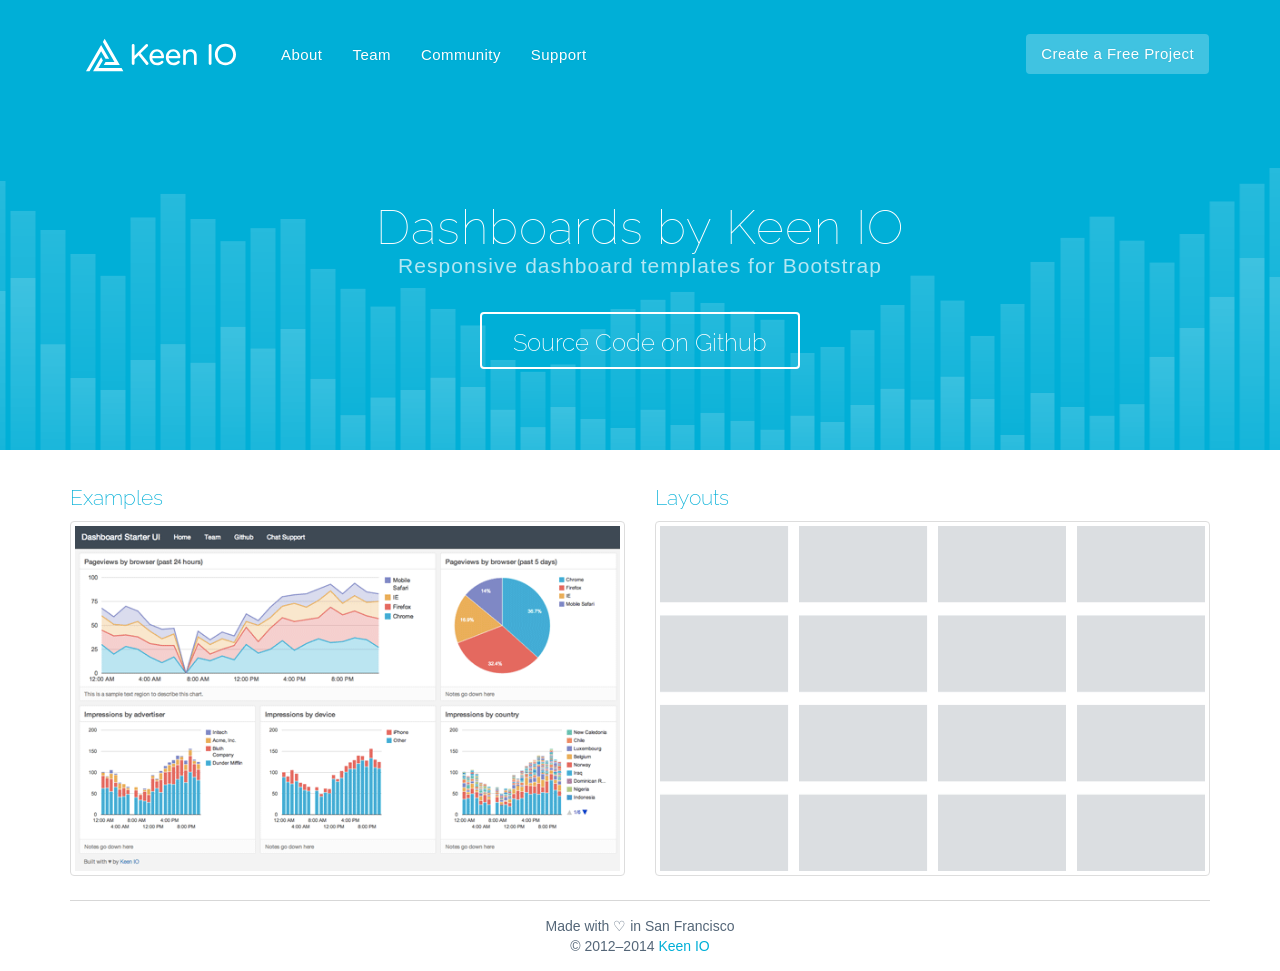
<file: Simple-Chrome-Extension-Content-Script-Skeleton-master/dashboards/index.html>
<!DOCTYPE html>
<html>
<head>
  <title>Dashboards by Keen IO</title>
  <meta charset="utf-8">
  <link href='http://fonts.googleapis.com/css?family=Raleway' rel='stylesheet' type='text/css'>
  <link rel="stylesheet" href="assets/lib/bootstrap/dist/css/bootstrap.min.css">
  <link rel="stylesheet" href="assets/css/keen-static.css">
  <link rel="stylesheet" href="assets/css/keen-dashboards.css">
</head>
<body>

  <div class="masthead hero">
    <div class="container">

      <header class="navbar navbar-static">
        <div class="navbar-header">
          <button class="navbar-toggle collapsed" type="button" data-toggle="collapse" data-target=".keen-navbar-collapse">
            <span class="sr-only">Toggle navigation</span>
            <span class="icon-bar"></span>
            <span class="icon-bar"></span>
            <span class="icon-bar"></span>
          </button>
          <a href="https://keen.io" class="navbar-brand" target="_blank">
            <svg class="keen-logo" xmlns="http://www.w3.org/2000/svg" version="1.1" x="0px" y="0px" viewBox="0 0 594 128" enable-background="new 0 0 594 128" xml:space="preserve">
              <g class="icon">
                <polygon class="red" fill="#FFFFFF" points="59.811,73.135 66.859,85.34 49.275,115.863 140.807,115.863 147.814,128 28.045,128"></polygon>
                <polygon class="green" fill="#FFFFFF" points="59.873,24.297 91.504,79.242 77.413,79.242 59.826,48.781 13.958,128 0,128"></polygon>
                <polygon class="blue" fill="#FFFFFF" points="133.769,103.674 70.364,103.674 77.418,91.432 112.586,91.432 66.915,12.1 73.9,0"></polygon>
              </g>
              <path class="text" fill="#FFFFFF" d="M246.12 94.163L216.29 57.373l27.704-27.484c1.199-1.195 1.782-2.475 1.782-3.91 0-2.906-2.496-5.453-5.341-5.453 -1.869 0-3.128 0.887-4.262 1.896l-43.89 44.996V26.094c0-3.07-2.498-5.568-5.568-5.568 -2.96 0-5.461 2.549-5.461 5.568v72.01c0 3.02 2.501 5.57 5.461 5.57 3.07 0 5.568-2.498 5.568-5.57V81.145l16.181-16.178 29.093 36.231c1.15 1.643 2.655 2.477 4.474 2.477 3.021 0 5.573-2.551 5.573-5.57C247.604 96.301 246.896 95.151 246.12 94.163zM309.211 71.702c0-15.379-9.767-30.948-28.434-30.948 -16.456 0-29.348 13.941-29.348 31.743v0.23c0 18.1 13.108 31.748 30.49 31.748 9.265 0 16.353-2.836 22.95-9.162 1.104-0.967 1.713-2.248 1.713-3.609 0-2.631-2.192-4.771-4.887-4.771 -1.466 0-2.503 0.719-3.195 1.293 -4.886 4.5-10.083 6.596-16.354 6.596 -10.378 0-18.167-7.188-19.675-18.006h41.627C306.917 76.815 309.211 74.52 309.211 71.702zM280.55 50.182c11.501 0 16.667 9.162 17.751 18.117h-35.831C263.956 57.574 271.266 50.182 280.55 50.182zM374.018 71.702c0-15.379-9.767-30.948-28.434-30.948 -16.454 0-29.344 13.941-29.344 31.743v0.23c0 18.1 13.107 31.748 30.486 31.748 9.263 0 16.351-2.836 22.95-9.164 1.103-0.965 1.71-2.246 1.71-3.607 0-2.631-2.193-4.771-4.889-4.771 -1.464 0-2.501 0.719-3.193 1.293 -4.886 4.5-10.082 6.596-16.352 6.596 -10.374 0-18.163-7.189-19.677-18.006h41.626C371.723 76.815 374.018 74.52 374.018 71.702zM345.357 50.182c11.497 0 16.662 9.162 17.749 18.117h-35.83C328.762 57.574 336.072 50.182 345.357 50.182zM414.734 40.754c-8.037 0-14.492 3.127-19.233 9.309V46.9c0-3.062-2.396-5.461-5.455-5.461 -2.945 0-5.342 2.449-5.342 5.461v51.319c0 3.059 2.396 5.455 5.455 5.455 3.045 0 5.342-2.346 5.342-5.455V68.271c0-10.312 6.874-17.514 16.717-17.514 9.606 0 15.342 6.291 15.342 16.826v30.635c0 3.059 2.398 5.455 5.461 5.455 2.999 0 5.348-2.396 5.348-5.455V65.414C438.369 50.434 429.092 40.754 414.734 40.754zM491.424 20.525c-2.958 0-5.457 2.549-5.457 5.568v72.01c0 3.02 2.499 5.57 5.457 5.57 3.072 0 5.572-2.498 5.572-5.57v-72.01C496.996 23.023 494.496 20.525 491.424 20.525zM552.307 19.725c-23.504 0-41.916 18.613-41.916 42.373v0.229c0 24.03 17.923 42.149 41.689 42.149 23.507 0 41.92-18.613 41.92-42.377v-0.227C594 37.844 576.076 19.725 552.307 19.725zM582.627 62.098v0.229c0 18.133-13.035 31.807-30.32 31.807 -17.411 0-30.541-13.773-30.541-32.036v-0.227c0-18.131 13.032-31.803 30.314-31.803C569.209 30.068 582.627 44.137 582.627 62.098z"></path>
            </svg>
          </a>
        </div>
        <nav class="navbar-collapse collapse keen-navbar-collapse" role="navigation">
          <ul class="nav navbar-nav">
            <li><a href="https://keen.io/blog/101269629091/charts-on-grids-responsive-dashboard-templates-with" target="_blank">About</a></li>
            <li><a href="https://keen.io/team" target="_blank">Team</a></li>
            <li><a href="https://groups.google.com/forum/#!forum/keen-io-devs" target="_blank">Community</a></li>
            <li><a href="http://stackoverflow.com/questions/tagged/keen-io?sort=newest&pageSize=15" target="_blank">Support</a></li>
          </ul>
          <ul class="nav navbar-nav navbar-right">
            <li><a href="https://keen.io/signup?s=gh-dashboards" class="btn navbar-btn" target="_blank">Create a Free Project</a></li>
          </ul>
        </nav>
      </header>

      <h1>Dashboards by Keen IO</h1>
      <p class="lead">Responsive dashboard templates for Bootstrap</p>
      <a class="btn hero-btn" href="https://github.com/keen/dashboards" target="_blank">Source Code on Github</a>

      <iframe src="http://ghbtns.com/github-btn.html?user=keen&repo=dashboards&type=watch&count=true"
        allowtransparency="true" frameborder="0" scrolling="0" width="95" height="20"></iframe>
      <iframe src="http://ghbtns.com/github-btn.html?user=keen&repo=dashboards&type=fork&count=true"
        allowtransparency="true" frameborder="0" scrolling="0" width="95" height="20"></iframe>

    </div>
  </div>

  <div class="content">
    <div class="container">
      <div class="row">

        <div class="col-sm-6">
          <h2><a href="./examples/">Examples</a></h2>
          <a href="./examples/"><img class="img-responsive img-thumbnail" src="./examples/starter-kit/preview.png"></a>
        </div>

        <div class="col-sm-6">
          <h2><a href="./layouts/">Layouts</a></h2>
          <a href="./layouts/"><img class="img-responsive img-thumbnail" src="./layouts/quarter-grid/preview.png"></a>
        </div>

      </div>
    </div>
  </div>

  <div class="footer">
    <div class="container">
      <div class="love">
        <p>Made with &#9825; in San Francisco</p>
        <p>&copy; 2012&ndash;2014 <a href="https://keen.io">Keen IO</a></p>
      </div>
    </div>
  </div>

  <script src="assets/lib/jquery/dist/jquery.min.js"></script>
  <script src="assets/lib/bootstrap/dist/js/bootstrap.min.js"></script>
  <script src="assets/lib/keen-js/dist/keen.min.js"></script>
  <script src="assets/js/meta.js"></script>
</body>
</html>
</file>
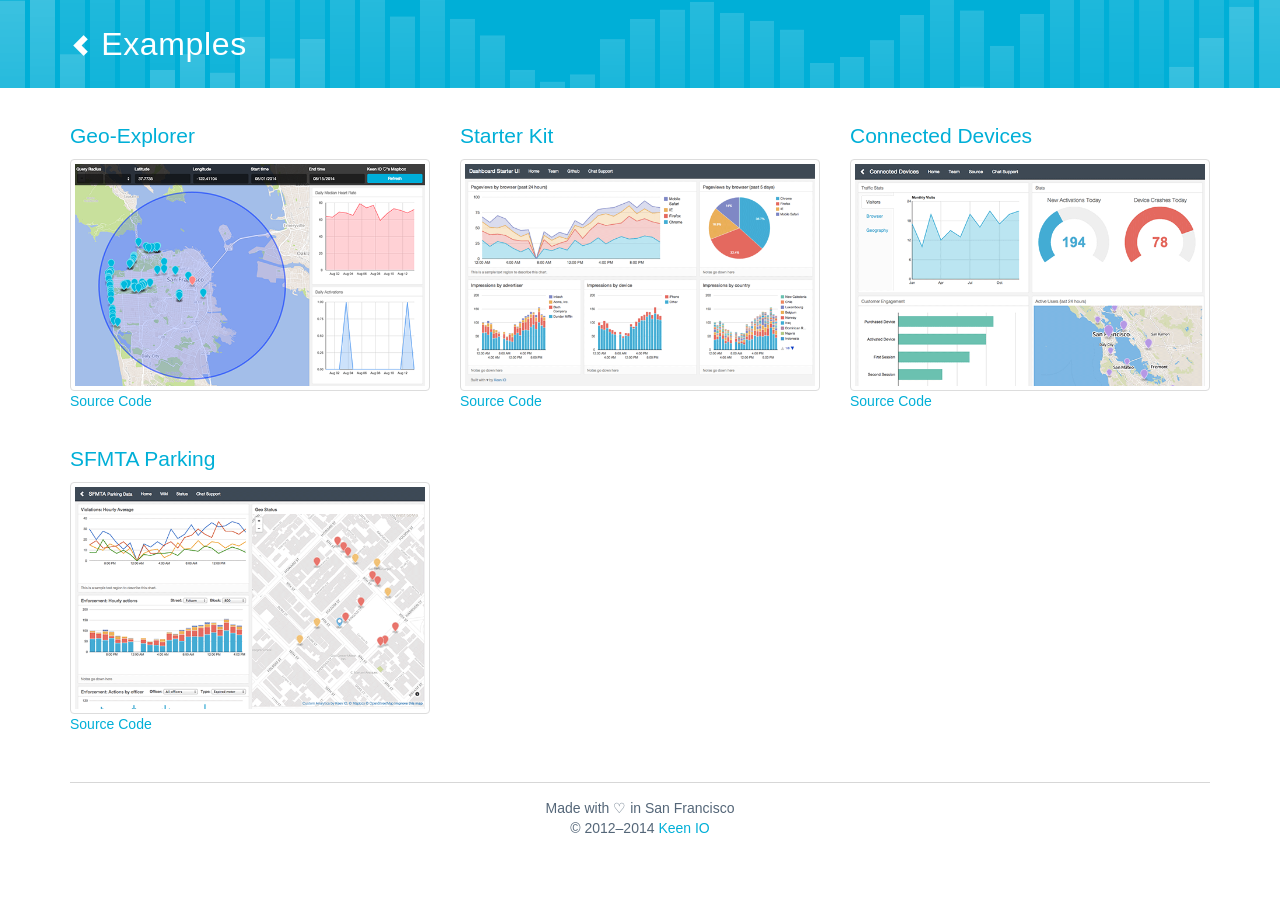
<file: Simple-Chrome-Extension-Content-Script-Skeleton-master/dashboards/examples/index.html>
<!DOCTYPE html>
<html>
<head>
  <meta charset="utf-8">
  <title>Dashboard Examples, by Keen IO</title>
  <link rel="stylesheet" href="../assets/lib/bootstrap/dist/css/bootstrap.min.css">
  <link rel="stylesheet" href="../assets/css/keen-static.css">
  <link rel="stylesheet" href="../assets/css/keen-dashboards.css">
</head>
<body>

  <div class="masthead">
    <div class="container">
      <h1><a href="../"><small class="glyphicon glyphicon-chevron-left"></small></a> Examples</h1>
    </div>
  </div>

  <div class="content">
    <div class="container">
      <div class="row">

        <div class="col-sm-4 sample-item">
          <h2><a href="./geo-explorer/">Geo-Explorer</a></h2>
          <a href="./geo-explorer/"><img class="img-responsive img-thumbnail" src="./geo-explorer/preview.png"></a>
          <a href="https://github.com/keenlabs/dashboards/tree/gh-pages/examples/geo-explorer">Source Code</a>
        </div>

        <div class="col-sm-4 sample-item">
          <h2><a href="./starter-kit/">Starter Kit</a></h2>
          <a href="./starter-kit/"><img class="img-responsive img-thumbnail" src="./starter-kit/preview.png"></a>
          <a href="https://github.com/keenlabs/dashboards/tree/gh-pages/examples/starter-kit">Source Code</a>
        </div>

        <div class="col-sm-4 sample-item">
          <h2><a href="./connected-devices/">Connected Devices</a></h2>
          <a href="./connected-devices/"><img class="img-responsive img-thumbnail" src="./connected-devices/preview.png"></a>
          <a href="https://github.com/keenlabs/dashboards/tree/gh-pages/examples/connected-devices">Source Code</a>
        </div>

        <div class="col-sm-4 sample-item">
          <h2><a href="./sfmta-parking/">SFMTA Parking</a></h2>
          <a href="./sfmta-parking/"><img class="img-responsive img-thumbnail" src="./sfmta-parking/preview.png"></a>
          <a href="https://github.com/keenlabs/dashboards/tree/gh-pages/examples/sfmta-parking">Source Code</a>
        </div>

        <!--<div class="col-sm-4 sample-item">
          <h2><a href="./customer-facing/">Customer Facing</a></h2>
          <a href="./customer-facing/"><img class="img-responsive img-thumbnail" src="./customer-facing/preview.png"></a>
          <a href="https://github.com/keenlabs/dashboards/tree/gh-pages/examples/customer-facing">Source Code</a>
        </div>-->

      </div>
    </div>
  </div>

  <div class="footer">
    <div class="container">
      <div class="love">
        <p>Made with &#9825; in San Francisco</p>
        <p>&copy; 2012&ndash;2014 <a href="https://keen.io">Keen IO</a></p>
      </div>
    </div>
  </div>

  <script src="../assets/lib/jquery/dist/jquery.min.js"></script>
  <script src="../assets/lib/bootstrap/dist/js/bootstrap.min.js"></script>
  <script src="../assets/lib/keen-js/dist/keen.min.js"></script>
  <script src="../assets/js/meta.js"></script>
</body>
</html>
</file>
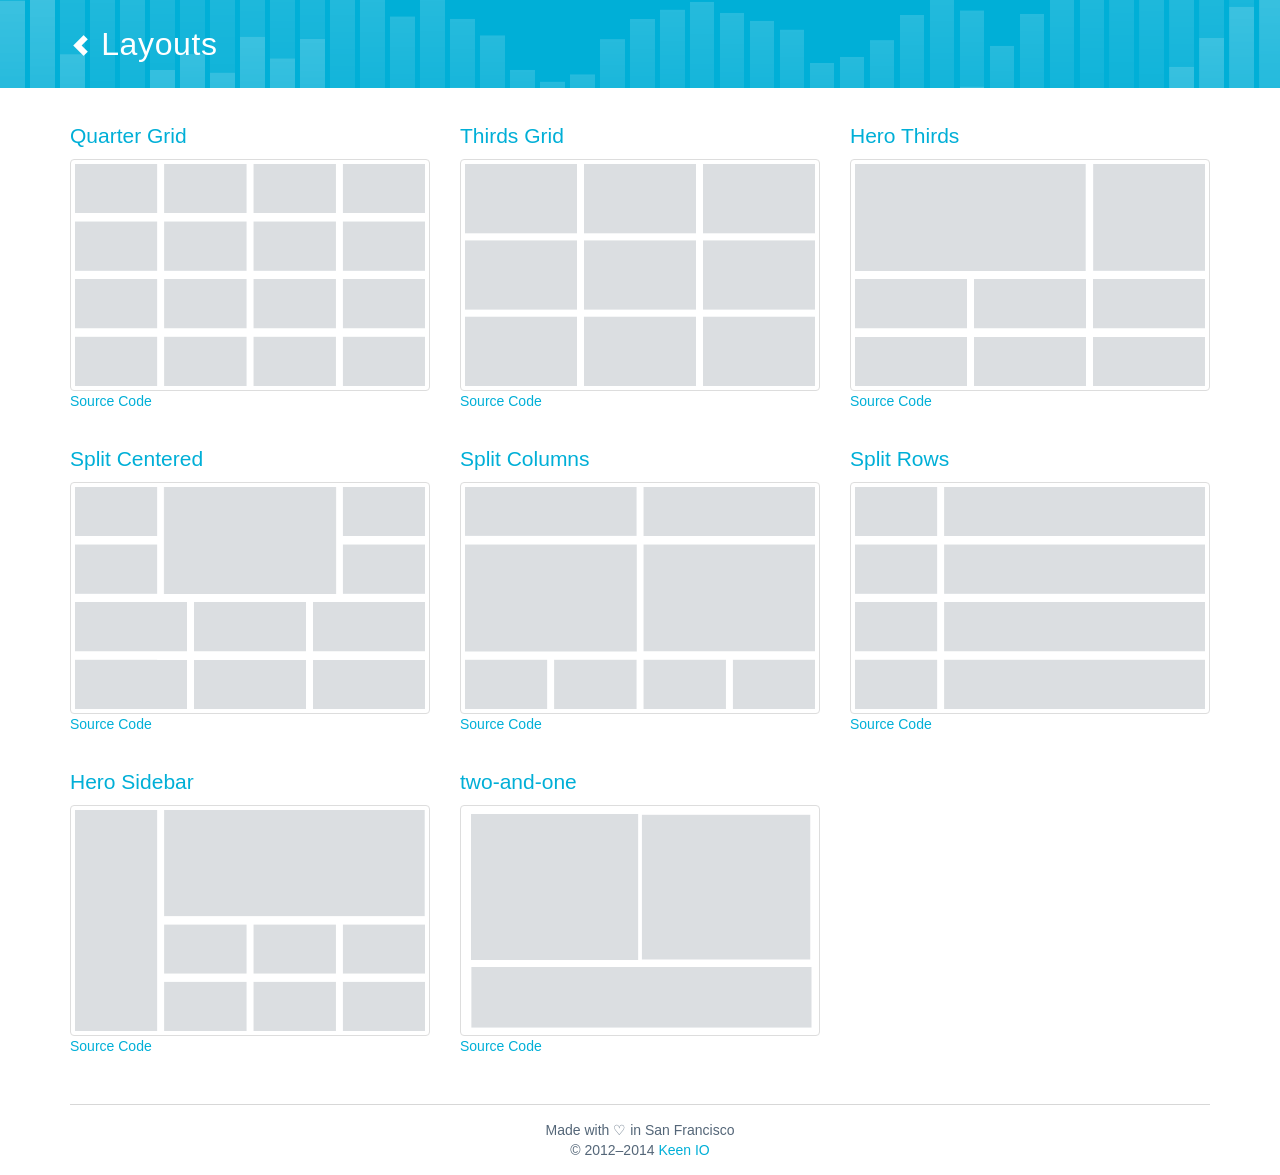
<file: Simple-Chrome-Extension-Content-Script-Skeleton-master/dashboards/layouts/index.html>
<!DOCTYPE html>
<html>
<head>
  <meta charset="utf-8">
  <title>Dashboard Layouts, by Keen IO</title>
  <link rel="stylesheet" href="../assets/lib/bootstrap/dist/css/bootstrap.min.css">
  <link rel="stylesheet" href="../assets/css/keen-static.css">
  <link rel="stylesheet" href="../assets/css/keen-dashboards.css">
</head>
<body>

  <div class="masthead">
    <div class="container">
      <h1><a href="../"><small class="glyphicon glyphicon-chevron-left"></small></a> Layouts</h1>
    </div>
  </div>

  <div class="content">
    <div class="container">
      <div class="row">

        <div class="col-sm-4 sample-item">
          <h2><a href="./quarter-grid/">Quarter Grid</a></h2>
          <a href="./quarter-grid/"><img class="img-responsive img-thumbnail" src="./quarter-grid/preview.png"></a>
          <a href="https://github.com/keenlabs/dashboards/tree/gh-pages/layouts/quarter-grid/">Source Code</a>
        </div>

        <div class="col-sm-4 sample-item">
          <h2><a href="./thirds-grid/">Thirds Grid</a></h2>
          <a href="./thirds-grid/"><img class="img-responsive img-thumbnail" src="./thirds-grid/preview.png"></a>
          <a href="https://github.com/keenlabs/dashboards/tree/gh-pages/layouts/thirds-grid/">Source Code</a>
        </div>

        <div class="col-sm-4 sample-item">
          <h2><a href="./hero-thirds/">Hero Thirds</a></h2>
          <a href="./hero-thirds/"><img class="img-responsive img-thumbnail" src="./hero-thirds/preview.png"></a>
          <a href="https://github.com/keenlabs/dashboards/tree/gh-pages/layouts/hero-thirds/">Source Code</a>
        </div>

      </div>
      <div class="row">

        <div class="col-sm-4 sample-item">
          <h2><a href="./split-centered/">Split Centered</a></h2>
          <a href="./split-centered/"><img class="img-responsive img-thumbnail" src="./split-centered/preview.png"></a>
          <a href="https://github.com/keenlabs/dashboards/tree/gh-pages/layouts/split-centered/">Source Code</a>
        </div>

        <div class="col-sm-4 sample-item">
          <h2><a href="./split-columns/">Split Columns</a></h2>
          <a href="./split-columns/"><img class="img-responsive img-thumbnail" src="./split-columns/preview.png"></a>
          <a href="https://github.com/keenlabs/dashboards/tree/gh-pages/layouts/split-columns/">Source Code</a>
        </div>

        <div class="col-sm-4 sample-item">
          <h2><a href="./split-rows/">Split Rows</a></h2>
          <a href="./split-rows/"><img class="img-responsive img-thumbnail" src="./split-rows/preview.png"></a>
          <a href="https://github.com/keenlabs/dashboards/tree/gh-pages/layouts/split-rows/">Source Code</a>
        </div>

      </div>

      <div class="row">

        <div class="col-sm-4 sample-item">
          <h2><a href="./hero-sidebar/">Hero Sidebar</a></h2>
          <a href="./hero-sidebar/"><img class="img-responsive img-thumbnail" src="./hero-sidebar/preview.png"></a>
          <a href="https://github.com/keenlabs/dashboards/tree/gh-pages/layouts/hero-sidebar/">Source Code</a>
        </div>

        <div class="col-sm-4 sample-item">
          <h2><a href="./two-and-one/">two-and-one</a></h2>
          <a href="./two-and-one/"><img class="img-responsive img-thumbnail" src="./two-and-one/preview.png"></a>
          <a href="https://github.com/keenlabs/dashboards/tree/gh-pages/layouts/two-and-one/">Source Code</a>
        </div>
      </div>
    </div>
  </div>

  <div class="footer">
    <div class="container">
      <div class="love">
        <p>Made with &#9825; in San Francisco</p>
        <p>&copy; 2012&ndash;2014 <a href="https://keen.io">Keen IO</a></p>
      </div>
    </div>
  </div>

  <script src="../assets/lib/jquery/dist/jquery.min.js"></script>
  <script src="../assets/lib/bootstrap/dist/js/bootstrap.min.js"></script>
  <script src="../assets/lib/keen-js/dist/keen.min.js"></script>
  <script src="../assets/js/meta.js"></script>
</body>
</html>
</file>
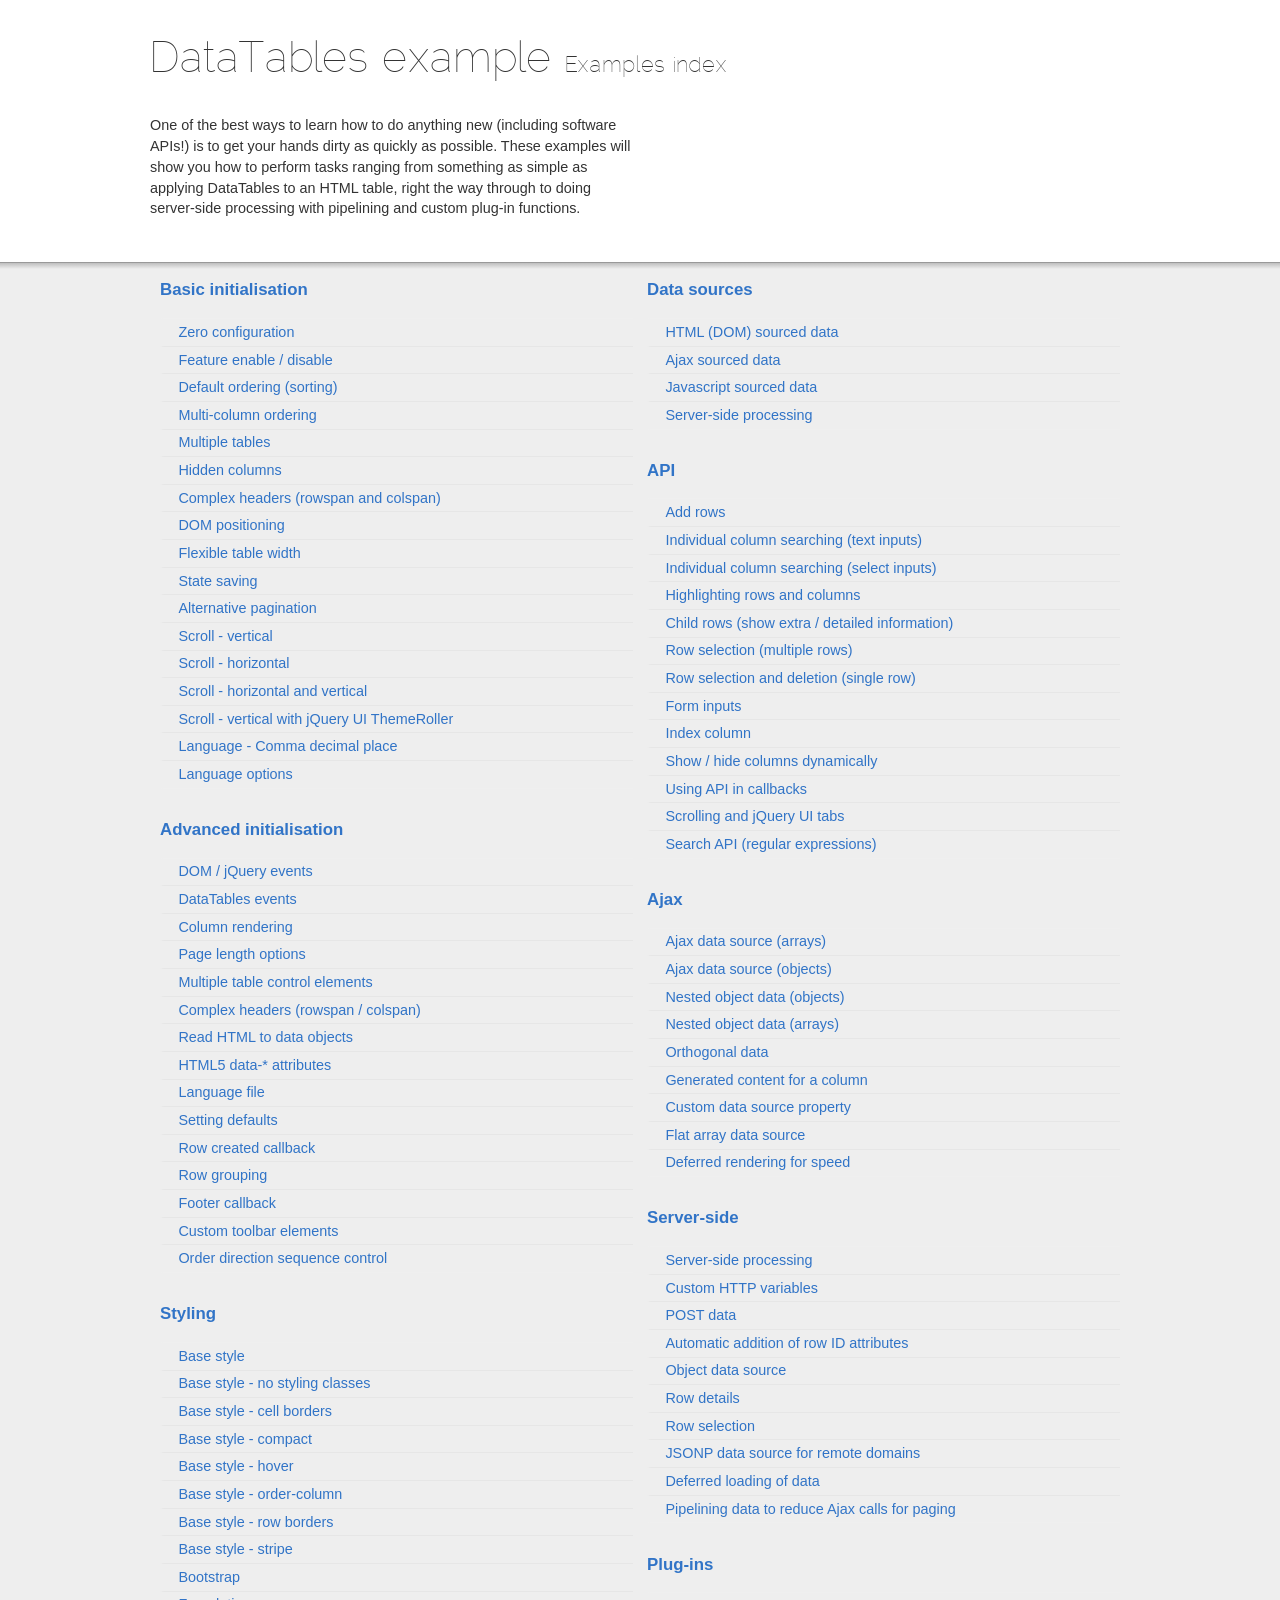
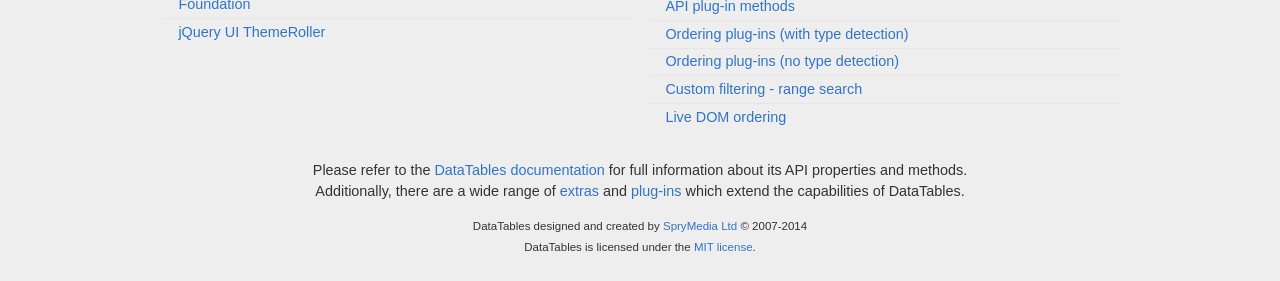
<file: Simple-Chrome-Extension-Content-Script-Skeleton-master/DataTables/examples/index.html>
<!DOCTYPE html>
<html>
<head>
	<meta charset="utf-8">
	<link rel="shortcut icon" type="image/ico" href="http://www.datatables.net/favicon.ico">
	<meta name="viewport" content="initial-scale=1.0, maximum-scale=2.0">
	<link rel="stylesheet" type="text/css" href="./resources/syntax/shCore.css">
	<link rel="stylesheet" type="text/css" href="./resources/demo.css">
	<script type="text/javascript" language="javascript" src="../media/js/jquery.js"></script>
	<script type="text/javascript" language="javascript" src="./resources/syntax/shCore.js"></script>
	<script type="text/javascript" language="javascript" src="./resources/demo.js"></script>

	<title>DataTables examples - Examples index</title>
</head>

<body class="dt-example">
	<div class="container">
		<section>
			<h1>DataTables example <span>Examples index</span></h1>

			<div class="info">
				<p>One of the best ways to learn how to do anything new (including software APIs!) is to get your hands
				dirty as quickly as possible. These examples will show you how to perform tasks ranging from something
				as simple as applying DataTables to an HTML table, right the way through to doing server-side
				processing with pipelining and custom plug-in functions.</p>
			</div>
		</section>
	</div>

	<section>
		<div class="footer">
			<div class="gradient"></div>

			<div class="liner">
				<div class="toc">
					<div class="toc-group">
						<h3><a href="./basic_init/index.html">Basic initialisation</a></h3>
						<ul class="toc">
							<li><a href="./basic_init/zero_configuration.html">Zero configuration</a></li>
							<li><a href="./basic_init/filter_only.html">Feature enable / disable</a></li>
							<li><a href="./basic_init/table_sorting.html">Default ordering (sorting)</a></li>
							<li><a href="./basic_init/multi_col_sort.html">Multi-column ordering</a></li>
							<li><a href="./basic_init/multiple_tables.html">Multiple tables</a></li>
							<li><a href="./basic_init/hidden_columns.html">Hidden columns</a></li>
							<li><a href="./basic_init/complex_header.html">Complex headers (rowspan and
							colspan)</a></li>
							<li><a href="./basic_init/dom.html">DOM positioning</a></li>
							<li><a href="./basic_init/flexible_width.html">Flexible table width</a></li>
							<li><a href="./basic_init/state_save.html">State saving</a></li>
							<li><a href="./basic_init/alt_pagination.html">Alternative pagination</a></li>
							<li><a href="./basic_init/scroll_y.html">Scroll - vertical</a></li>
							<li><a href="./basic_init/scroll_x.html">Scroll - horizontal</a></li>
							<li><a href="./basic_init/scroll_xy.html">Scroll - horizontal and vertical</a></li>
							<li><a href="./basic_init/scroll_y_theme.html">Scroll - vertical with jQuery UI
							ThemeRoller</a></li>
							<li><a href="./basic_init/comma-decimal.html">Language - Comma decimal place</a></li>
							<li><a href="./basic_init/language.html">Language options</a></li>
						</ul>
					</div>

					<div class="toc-group">
						<h3><a href="./advanced_init/index.html">Advanced initialisation</a></h3>
						<ul class="toc">
							<li><a href="./advanced_init/events_live.html">DOM / jQuery events</a></li>
							<li><a href="./advanced_init/dt_events.html">DataTables events</a></li>
							<li><a href="./advanced_init/column_render.html">Column rendering</a></li>
							<li><a href="./advanced_init/length_menu.html">Page length options</a></li>
							<li><a href="./advanced_init/dom_multiple_elements.html">Multiple table control
							elements</a></li>
							<li><a href="./advanced_init/complex_header.html">Complex headers (rowspan /
							colspan)</a></li>
							<li><a href="./advanced_init/object_dom_read.html">Read HTML to data objects</a></li>
							<li><a href="./advanced_init/html5-data-attributes.html">HTML5 data-* attributes</a></li>
							<li><a href="./advanced_init/language_file.html">Language file</a></li>
							<li><a href="./advanced_init/defaults.html">Setting defaults</a></li>
							<li><a href="./advanced_init/row_callback.html">Row created callback</a></li>
							<li><a href="./advanced_init/row_grouping.html">Row grouping</a></li>
							<li><a href="./advanced_init/footer_callback.html">Footer callback</a></li>
							<li><a href="./advanced_init/dom_toolbar.html">Custom toolbar elements</a></li>
							<li><a href="./advanced_init/sort_direction_control.html">Order direction sequence
							control</a></li>
						</ul>
					</div>

					<div class="toc-group">
						<h3><a href="./styling/index.html">Styling</a></h3>
						<ul class="toc">
							<li><a href="./styling/display.html">Base style</a></li>
							<li><a href="./styling/no-classes.html">Base style - no styling classes</a></li>
							<li><a href="./styling/cell-border.html">Base style - cell borders</a></li>
							<li><a href="./styling/compact.html">Base style - compact</a></li>
							<li><a href="./styling/hover.html">Base style - hover</a></li>
							<li><a href="./styling/order-column.html">Base style - order-column</a></li>
							<li><a href="./styling/row-border.html">Base style - row borders</a></li>
							<li><a href="./styling/stripe.html">Base style - stripe</a></li>
							<li><a href="./styling/bootstrap.html">Bootstrap</a></li>
							<li><a href="./styling/foundation.html">Foundation</a></li>
							<li><a href="./styling/jqueryUI.html">jQuery UI ThemeRoller</a></li>
						</ul>
					</div>

					<div class="toc-group">
						<h3><a href="./data_sources/index.html">Data sources</a></h3>
						<ul class="toc">
							<li><a href="./data_sources/dom.html">HTML (DOM) sourced data</a></li>
							<li><a href="./data_sources/ajax.html">Ajax sourced data</a></li>
							<li><a href="./data_sources/js_array.html">Javascript sourced data</a></li>
							<li><a href="./data_sources/server_side.html">Server-side processing</a></li>
						</ul>
					</div>

					<div class="toc-group">
						<h3><a href="./api/index.html">API</a></h3>
						<ul class="toc">
							<li><a href="./api/add_row.html">Add rows</a></li>
							<li><a href="./api/multi_filter.html">Individual column searching (text inputs)</a></li>
							<li><a href="./api/multi_filter_select.html">Individual column searching (select
							inputs)</a></li>
							<li><a href="./api/highlight.html">Highlighting rows and columns</a></li>
							<li><a href="./api/row_details.html">Child rows (show extra / detailed
							information)</a></li>
							<li><a href="./api/select_row.html">Row selection (multiple rows)</a></li>
							<li><a href="./api/select_single_row.html">Row selection and deletion (single row)</a></li>
							<li><a href="./api/form.html">Form inputs</a></li>
							<li><a href="./api/counter_columns.html">Index column</a></li>
							<li><a href="./api/show_hide.html">Show / hide columns dynamically</a></li>
							<li><a href="./api/api_in_init.html">Using API in callbacks</a></li>
							<li><a href="./api/tabs_and_scrolling.html">Scrolling and jQuery UI tabs</a></li>
							<li><a href="./api/regex.html">Search API (regular expressions)</a></li>
						</ul>
					</div>

					<div class="toc-group">
						<h3><a href="./ajax/index.html">Ajax</a></h3>
						<ul class="toc">
							<li><a href="./ajax/simple.html">Ajax data source (arrays)</a></li>
							<li><a href="./ajax/objects.html">Ajax data source (objects)</a></li>
							<li><a href="./ajax/deep.html">Nested object data (objects)</a></li>
							<li><a href="./ajax/objects_subarrays.html">Nested object data (arrays)</a></li>
							<li><a href="./ajax/orthogonal-data.html">Orthogonal data</a></li>
							<li><a href="./ajax/null_data_source.html">Generated content for a column</a></li>
							<li><a href="./ajax/custom_data_property.html">Custom data source property</a></li>
							<li><a href="./ajax/custom_data_flat.html">Flat array data source</a></li>
							<li><a href="./ajax/defer_render.html">Deferred rendering for speed</a></li>
						</ul>
					</div>

					<div class="toc-group">
						<h3><a href="./server_side/index.html">Server-side</a></h3>
						<ul class="toc">
							<li><a href="./server_side/simple.html">Server-side processing</a></li>
							<li><a href="./server_side/custom_vars.html">Custom HTTP variables</a></li>
							<li><a href="./server_side/post.html">POST data</a></li>
							<li><a href="./server_side/ids.html">Automatic addition of row ID attributes</a></li>
							<li><a href="./server_side/object_data.html">Object data source</a></li>
							<li><a href="./server_side/row_details.html">Row details</a></li>
							<li><a href="./server_side/select_rows.html">Row selection</a></li>
							<li><a href="./server_side/jsonp.html">JSONP data source for remote domains</a></li>
							<li><a href="./server_side/defer_loading.html">Deferred loading of data</a></li>
							<li><a href="./server_side/pipeline.html">Pipelining data to reduce Ajax calls for
							paging</a></li>
						</ul>
					</div>

					<div class="toc-group">
						<h3><a href="./plug-ins/index.html">Plug-ins</a></h3>
						<ul class="toc">
							<li><a href="./plug-ins/api.html">API plug-in methods</a></li>
							<li><a href="./plug-ins/sorting_auto.html">Ordering plug-ins (with type detection)</a></li>
							<li><a href="./plug-ins/sorting_manual.html">Ordering plug-ins (no type detection)</a></li>
							<li><a href="./plug-ins/range_filtering.html">Custom filtering - range search</a></li>
							<li><a href="./plug-ins/dom_sort.html">Live DOM ordering</a></li>
						</ul>
					</div>
				</div>

				<div class="epilogue">
					<p>Please refer to the <a href="http://www.datatables.net">DataTables documentation</a> for full
					information about its API properties and methods.<br>
					Additionally, there are a wide range of <a href="http://www.datatables.net/extras">extras</a> and
					<a href="http://www.datatables.net/plug-ins">plug-ins</a> which extend the capabilities of
					DataTables.</p>

					<p class="copyright">DataTables designed and created by <a href=
					"http://www.sprymedia.co.uk">SpryMedia Ltd</a> &#169; 2007-2014<br>
					DataTables is licensed under the <a href="http://www.datatables.net/mit">MIT license</a>.</p>
				</div>
			</div>
		</div>
	</section>
</body>
</html>
</file>
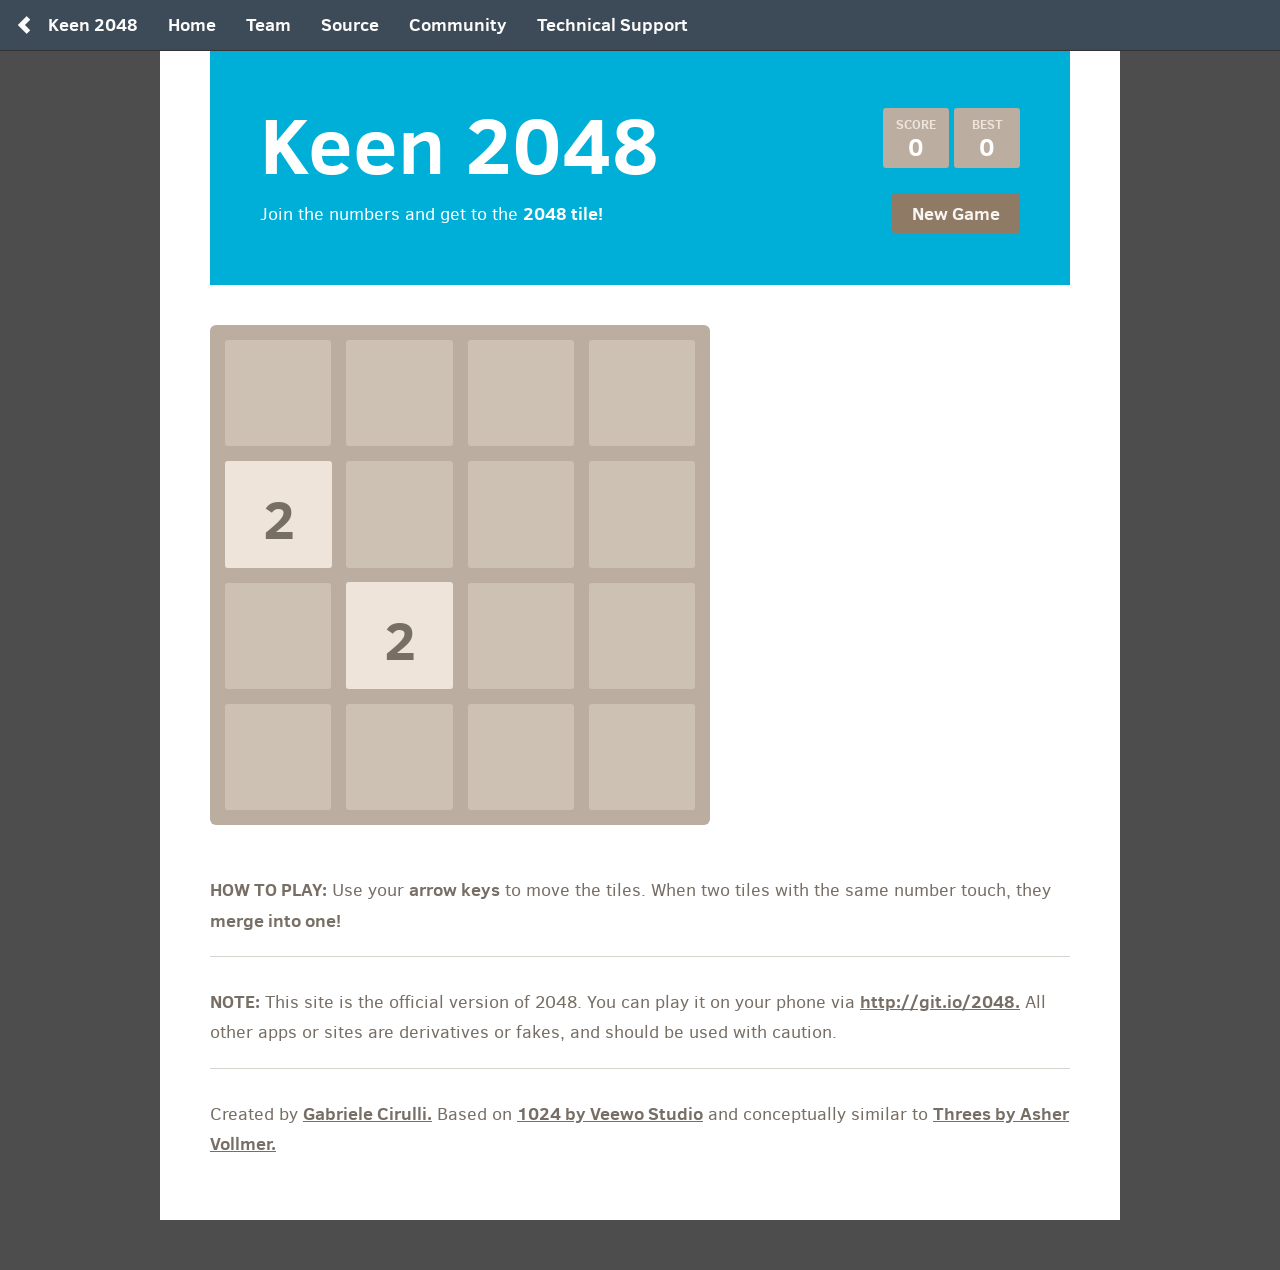
<file: Simple-Chrome-Extension-Content-Script-Skeleton-master/dashboards/examples/2048/index.html>
<!DOCTYPE html>
<html>
<head>
  <meta charset="utf-8">
  <title>2048</title>

  <link rel="shortcut icon" href="favicon.ico">
  <link rel="apple-touch-icon" href="meta/apple-touch-icon.png">
  <link rel="apple-touch-startup-image" href="meta/apple-touch-startup-image-640x1096.png" media="(device-width: 320px) and (device-height: 568px) and (-webkit-device-pixel-ratio: 2)"> <!-- iPhone 5+ -->
  <link rel="apple-touch-startup-image" href="meta/apple-touch-startup-image-640x920.png"  media="(device-width: 320px) and (device-height: 480px) and (-webkit-device-pixel-ratio: 2)"> <!-- iPhone, retina -->
  <link rel="stylesheet" href="../../assets/lib/bootstrap/dist/css/bootstrap.min.css">
  <link href="styles/game/main.css" rel="stylesheet" type="text/css">
  <link rel="stylesheet" href="../../assets/css/keen-dashboards.css">

  <meta name="apple-mobile-web-app-capable" content="yes">
  <meta name="apple-mobile-web-app-status-bar-style" content="black">

  <meta name="HandheldFriendly" content="True">
  <meta name="MobileOptimized" content="320">
  <meta name="viewport" content="width=device-width, target-densitydpi=160dpi, initial-scale=1.0, maximum-scale=1, user-scalable=no, minimal-ui">

  <script src="../../assets/lib/keen-js/dist/keen.min.js"></script>
  <script src="../../assets/js/meta.js"></script>

</head>
<body>
  <div class="navbar navbar-inverse navbar-fixed-top" role="navigation">
    <div class="container-fluid">
      <div class="navbar-header">
        <button type="button" class="navbar-toggle" data-toggle="collapse" data-target=".navbar-collapse">
          <span class="sr-only">Toggle navigation</span>
          <span class="icon-bar"></span>
          <span class="icon-bar"></span>
          <span class="icon-bar"></span>
        </button>
        <a class="navbar-brand" href="../">
          <span class="glyphicon glyphicon-chevron-left"></span>
        </a>
        <a class="navbar-brand" href="./">Keen 2048</a>
      </div>
      <div class="navbar-collapse collapse">
        <ul class="nav navbar-nav navbar-left">
          <li><a href="https://keen.io">Home</a></li>
          <li><a href="https://keen.io/team">Team</a></li>
          <li><a href="https://github.com/keenlabs/dashboards/tree/gh-pages/examples/2048">Source</a></li>
          <li><a href="https://groups.google.com/forum/#!forum/keen-io-devs">Community</a></li><li><a href="http://stackoverflow.com/questions/tagged/keen-io?sort=newest&pageSize=15">Technical Support</a></li>
        </ul>
      </div>
    </div>
  </div>
  <div class="container-2048">
    <div class="header">
      <div class="heading">
        <h1 class="title">Keen 2048</h1>
        <div class="scores-container">
          <div class="score-container">0</div>
          <div class="best-container">0</div>
        </div>
      </div>

      <div class="above-game">
        <p class="game-intro">Join the numbers and get to the <strong>2048 tile!</strong></p>
        <a class="restart-button">New Game</a>
      </div>
    </div>

    <table class="main-container">
      <tr>
        <td>
          <div class="game-container">
            <div class="game-message">
              <p></p>
              <div class="lower">
      	        <a class="keep-playing-button">Keep going</a>
                <a class="retry-button">Try again</a>
              </div>
            </div>
            <div class="grid-container">
              <div class="grid-row">
                <div class="grid-cell"></div>
                <div class="grid-cell"></div>
                <div class="grid-cell"></div>
                <div class="grid-cell"></div>
              </div>
              <div class="grid-row">
                <div class="grid-cell"></div>
                <div class="grid-cell"></div>
                <div class="grid-cell"></div>
                <div class="grid-cell"></div>
              </div>
              <div class="grid-row">
                <div class="grid-cell"></div>
                <div class="grid-cell"></div>
                <div class="grid-cell"></div>
                <div class="grid-cell"></div>
              </div>
              <div class="grid-row">
                <div class="grid-cell"></div>
                <div class="grid-cell"></div>
                <div class="grid-cell"></div>
                <div class="grid-cell"></div>
              </div>
            </div>

            <div class="tile-container"></div>
          </div>
        </td>
        <td>
            <div id="stats-container"></div>
        </td>
      </tr>
      <tr>
        <td>
          <div id="moves-container"></div>
        </td>
      </tr>
    </table>

    <p class="game-explanation">
      <strong class="important">How to play:</strong> Use your <strong>arrow keys</strong> to move the tiles. When two tiles with the same number touch, they <strong>merge into one!</strong>
    </p>
    <hr>
    <p>
    <strong class="important">Note:</strong> This site is the official version of 2048. You can play it on your phone via <a href="http://git.io/2048">http://git.io/2048.</a> All other apps or sites are derivatives or fakes, and should be used with caution.
    </p>
    <hr>
    <p>
    Created by <a href="http://gabrielecirulli.com" target="_blank">Gabriele Cirulli.</a> Based on <a href="https://itunes.apple.com/us/app/1024!/id823499224" target="_blank">1024 by Veewo Studio</a> and conceptually similar to <a href="http://asherv.com/threes/" target="_blank">Threes by Asher Vollmer.</a>
    </p>
  </div>

  <script src="js/game/bind_polyfill.js"></script>
  <script src="js/game/classlist_polyfill.js"></script>
  <script src="js/game/animframe_polyfill.js"></script>
  <script src="js/game/keyboard_input_manager.js"></script>
  <script src="js/game/html_actuator.js"></script>
  <script src="js/game/grid.js"></script>
  <script src="js/game/tile.js"></script>
  <script src="js/game/local_storage_manager.js"></script>
  <script src="js/game/game_manager.js"></script>
  <script src="js/game/application.js"></script>
</body>
</html>
</file>
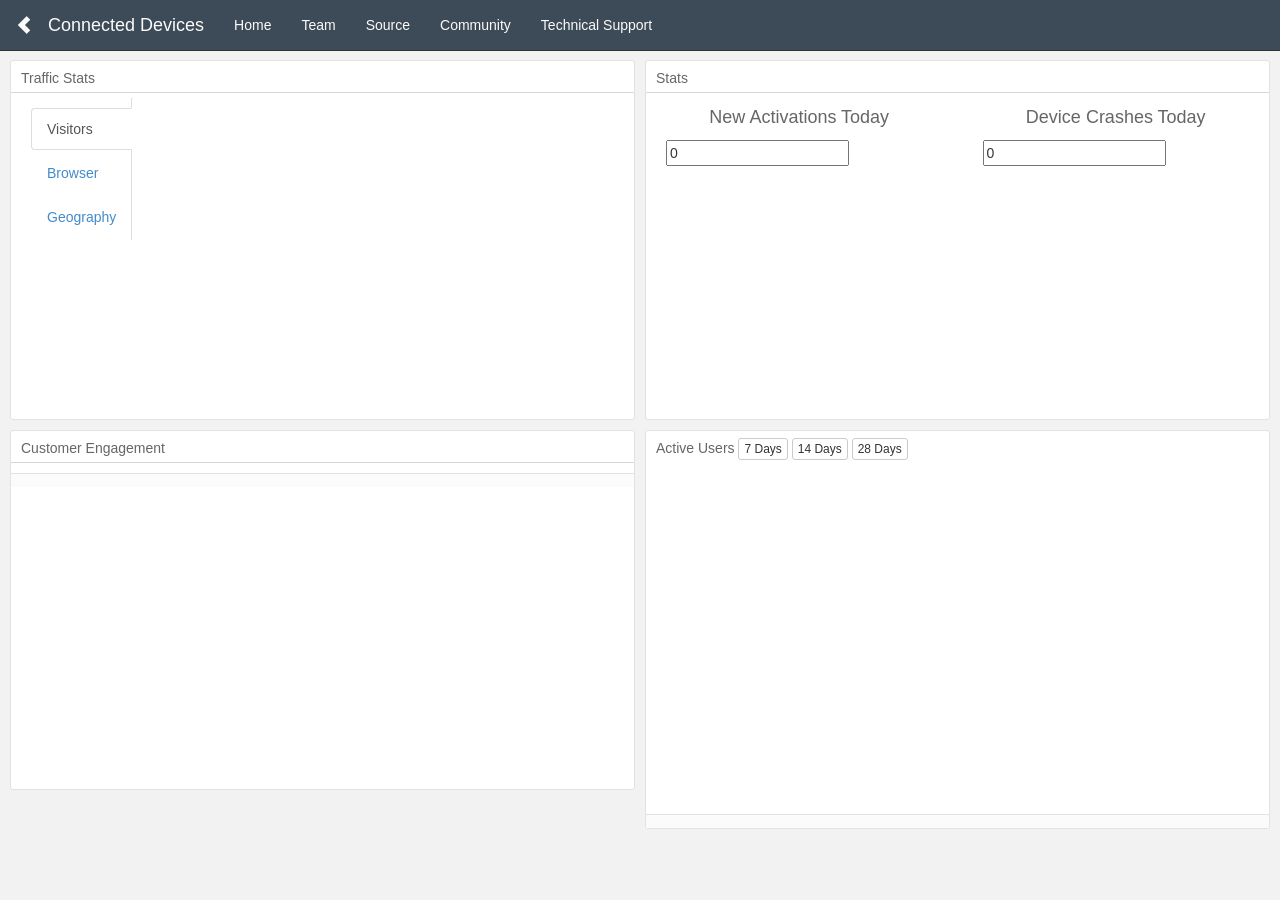
<file: Simple-Chrome-Extension-Content-Script-Skeleton-master/dashboards/examples/connected-devices/index.html>
<!DOCTYPE html>
<html>
<head>
  <meta charset='utf-8' />
  <meta name='viewport' content='width=device-width, initial-scale=1.0, maximum-scale=1.0, user-scalable=no' />
  <title>Connected Devices</title>

  <link rel="stylesheet" href="../../assets/lib/bootstrap/dist/css/bootstrap.min.css">
  <link rel="stylesheet" href="../../assets/css/keen-dashboards.css">
  <link rel="stylesheet" href="connected-devices.css">
</head>
<body class="application">

  <div class="navbar navbar-inverse navbar-fixed-top" role="navigation">
    <div class="container-fluid">
      <div class="navbar-header">
        <button type="button" class="navbar-toggle" data-toggle="collapse" data-target=".navbar-collapse">
          <span class="sr-only">Toggle navigation</span>
          <span class="icon-bar"></span>
          <span class="icon-bar"></span>
          <span class="icon-bar"></span>
        </button>
        <a class="navbar-brand" href="../">
          <span class="glyphicon glyphicon-chevron-left"></span>
        </a>
        <a class="navbar-brand" href="./">Connected Devices</a>
      </div>
      <div class="navbar-collapse collapse">
        <ul class="nav navbar-nav navbar-left">
          <li><a href="https://keen.io">Home</a></li>
          <li><a href="https://keen.io/team">Team</a></li>
          <li><a href="https://github.com/keenlabs/dashboards/tree/gh-pages/examples/connected-devices">Source</a></li>
          <li><a href="https://groups.google.com/forum/#!forum/keen-io-devs">Community</a></li><li><a href="http://stackoverflow.com/questions/tagged/keen-io?sort=newest&pageSize=15">Technical Support</a></li>
        </ul>
      </div>
    </div>
  </div>



  <div class="container-fluid">
    <div class="row">

      <div class="col-sm-6">

        <div class="chart-wrapper">
          <div class="chart-title">
            Traffic Stats
          </div>
          <div class="chart-stage">
            <div class="row">
              <div class="col-xs-3">
                <div class="tabbable tabs-left">
                  <ul class="nav nav-tabs">
                    <li class="active"><a href="#visitors" data-toggle="tab">Visitors</a></li>
                    <li><a href="#browser" data-toggle="tab">Browser</a></li>
                    <li><a href="#geography" data-toggle="tab">Geography</a></li>
                  </ul>
                </div>
              </div>
              <div class="col-xs-9">
                <div class="tab-content">
                 <div class="tab-pane active" id="visitors"></div>
                 <div class="tab-pane" id="browser"></div>
                 <div class="tab-pane" id="geography"></div>
                </div>
              </div>
            </div>
          </div>
        </div>
      </div>


      <div class="col-sm-6">
        <div class="chart-wrapper">
          <div class="chart-title">
            Stats
          </div>
          <div class="chart-stage">
            <div class="row">
              <div class="col-sm-6">
                <div class="chart-title knob-title">
                  New Activations Today
                </div>
                <div class="chart-stage">
                  <input type="text" class="users" value="0"/>
                </div>
              </div>
              <div class="col-sm-6">
                <div class="chart-title knob-title">
                  Device Crashes Today
                </div>
                <div class="chart-stage">
                  <input type="text" class="errors" value="0"/>
                </div>
              </div>
            </div>
          </div>
        </div>
      </div>
    </div>

    <div class="row">

      <div class="col-sm-6">
        <div class="chart-wrapper">
          <div class="chart-title">
            Customer Engagement
          </div>
          <div class="chart-stage">
            <div id="chart-05"></div>
          </div>
          <div class="chart-notes">
          </div>
        </div>
      </div>

      <div class="col-sm-6" id="mapwrap">
        <div class="chart-wrapper">
          <div class="chart-title">
            <div class="btn-group-xs">Active Users
              <button type="button" id="7days" class="btn btn-default">7 Days</button>
              <button type="button" id="14days" class="btn btn-default">14 Days</button>
              <button type="button" id="28days" class="btn btn-default">28 Days</button>
            </div>
          </div>
          <div class="chart-stage">
            <div id="map"></div>
          </div>
          <div class="chart-notes">
          </div>
        </div>
      </div>
    </div>

  <!-- Mapbox.js Assets -->
  <script src='https://api.tiles.mapbox.com/mapbox.js/v2.0.0/mapbox.js'></script>
  <link href='https://api.tiles.mapbox.com/mapbox.js/v2.0.0/mapbox.css' rel='stylesheet' />
  <script src='https://api.tiles.mapbox.com/mapbox.js/plugins/leaflet-heat/v0.1.0/leaflet-heat.js'></script>

  <script src="../../assets/lib/jquery/dist/jquery.min.js"></script>
  <script src="../../assets/lib/bootstrap/dist/js/bootstrap.min.js"></script>
  <script src="../../assets/lib/jquery-knob/dist/jquery.knob.min.js"></script>

  <script src="../../assets/lib/keen-js/dist/keen.min.js"></script>
  <script src="../../assets/js/meta.js"></script>

  <script src="connected-devices.js"></script>

</body>
</html>
</file>
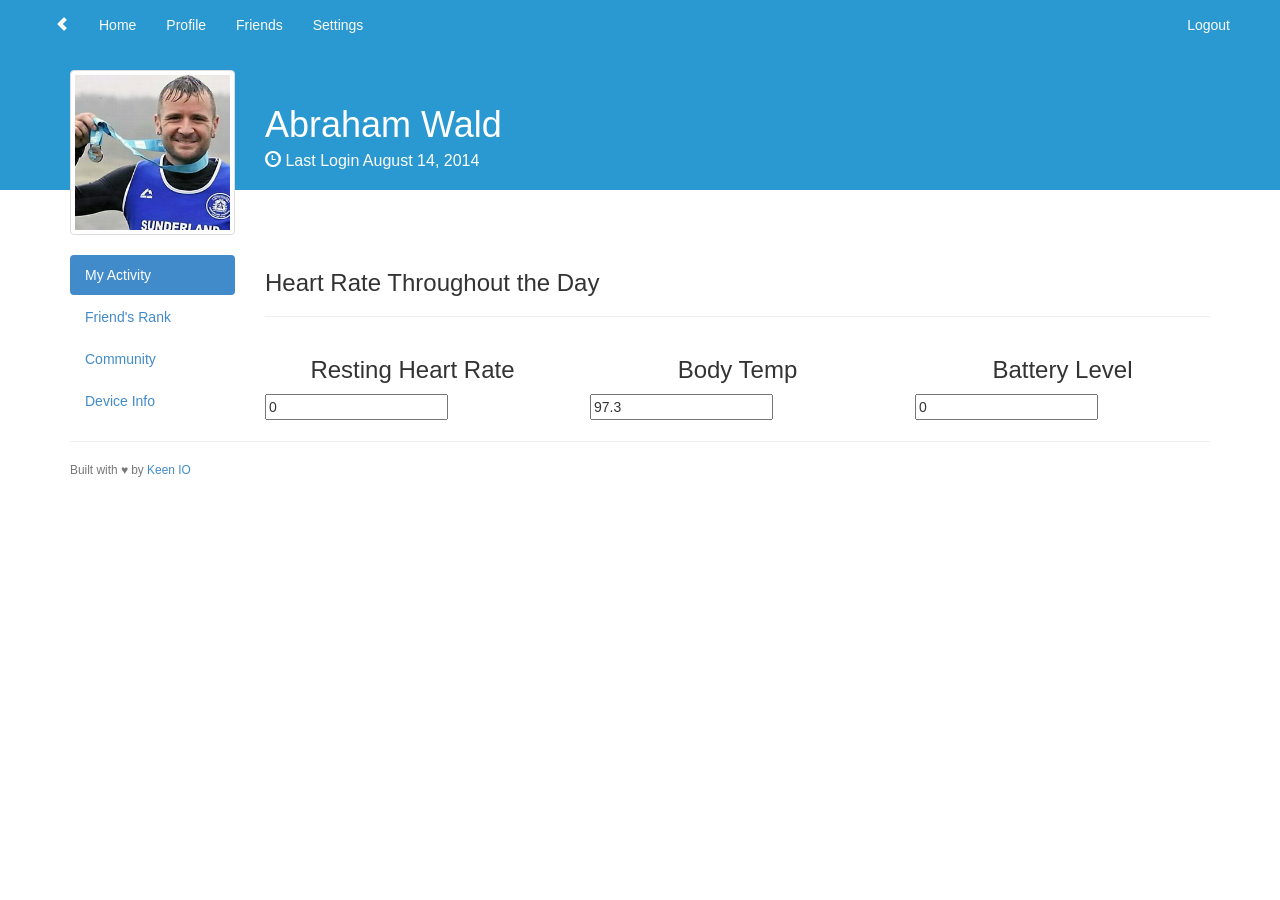
<file: Simple-Chrome-Extension-Content-Script-Skeleton-master/dashboards/examples/customer-facing/index.html>
<!DOCTYPE html>
<html>
<head>
  <meta charset='utf-8' />
  <meta name='viewport' content='width=device-width, initial-scale=1.0, maximum-scale=1.0, user-scalable=no' />
  <title>Dashboard User Facing, by Keen IO</title>
  <link rel="stylesheet" href="../../assets/lib/bootstrap/dist/css/bootstrap.min.css">
  <link href="http://maxcdn.bootstrapcdn.com/font-awesome/4.1.0/css/font-awesome.min.css" rel="stylesheet">
  <link rel="stylesheet" href="../../assets/css/keen-dashboards.css">
  <link rel="stylesheet" href="customer-facing.css">
</head>
<body>
  <div class="navbar-collapse collapse">
    <ul class="nav navbar-nav navbar-left">
      <li><a href="../"><span class="glyphicon glyphicon-chevron-left"></span></a></li>
      <li><a href="https://keen.io">Home</a></li>
      <li><a href="./">Profile</a></li>
      <li><a href="#">Friends</a></li>
      <li><a href="#">Settings</a></li>
    </ul>
    <ul class="nav navbar-nav navbar-right">
      <li><a>Logout</a></li>
    </ul>
  </div>

  <div class="banner">
    <div class="container">
      <div class="row">

        <div class="col-sm-3 col-md-2">
          <img src="demo-user.jpg" alt="" class="img-thumbnail"/>
        </div>
        <div class="col-sm-9 col-md-10">
          <h1>Abraham Wald</h1>
          <p class="lead">
            <span class="glyphicon glyphicon-time"></span> Last Login August 14, 2014
          </p>
        </div>

      </div>
    </div>
  </div>

  <div class="content">
    <div class="container">

      <div class="row">
        <div class="col-sm-3 col-md-2">

          <ul class="nav nav-pills nav-stacked" role="tablist">
            <li class="active"><a href="#">My Activity</a></li>
            <li><a href="#">Friend's Rank</a></li>
            <li><a href="#">Community</a></li>
            <li><a href="#">Device Info</a></li>
          </ul>

        </div>
        <div class="col-sm-9 col-md-10">

          <h3>Heart Rate Throughout the Day</h3>
          <div id="chart-01"></div>
          <hr/>

          <div class="row">
            <div class="col-sm-4">

              <h3 class="knob-title">Resting Heart Rate</h3>
              <input class="heart" value="0" />

            </div>
            <div class="col-sm-4">

              <h3 class="knob-title">Body Temp</h3>
              <input class="temp" value="97.3" />

            </div>
            <div class="col-sm-4">

              <h3 class="knob-title">Battery Level</h3>
              <input class="battery" value="0" />

            </div>
          </div>

        </div>
      </div>

    </div>
  </div>

  <div class="footer">
    <div class="container">
      <hr>
      <p class="small text-muted">Built with &#9829; by <a href="https://keen.io">Keen IO</a></p>
    </div>
  </div>

  <script src="../../assets/lib/jquery/dist/jquery.min.js"></script>
  <script src="../../assets/lib/bootstrap/dist/js/bootstrap.min.js"></script>
  <script src="../../assets/lib/jquery-knob/dist/jquery.knob.min.js"></script>

  <script src="../../assets/lib/keen-js/dist/keen.min.js"></script>
  <script src="../../assets/js/meta.js"></script>

  <script src="customer-facing.js"></script>
</body>
</html>
</file>
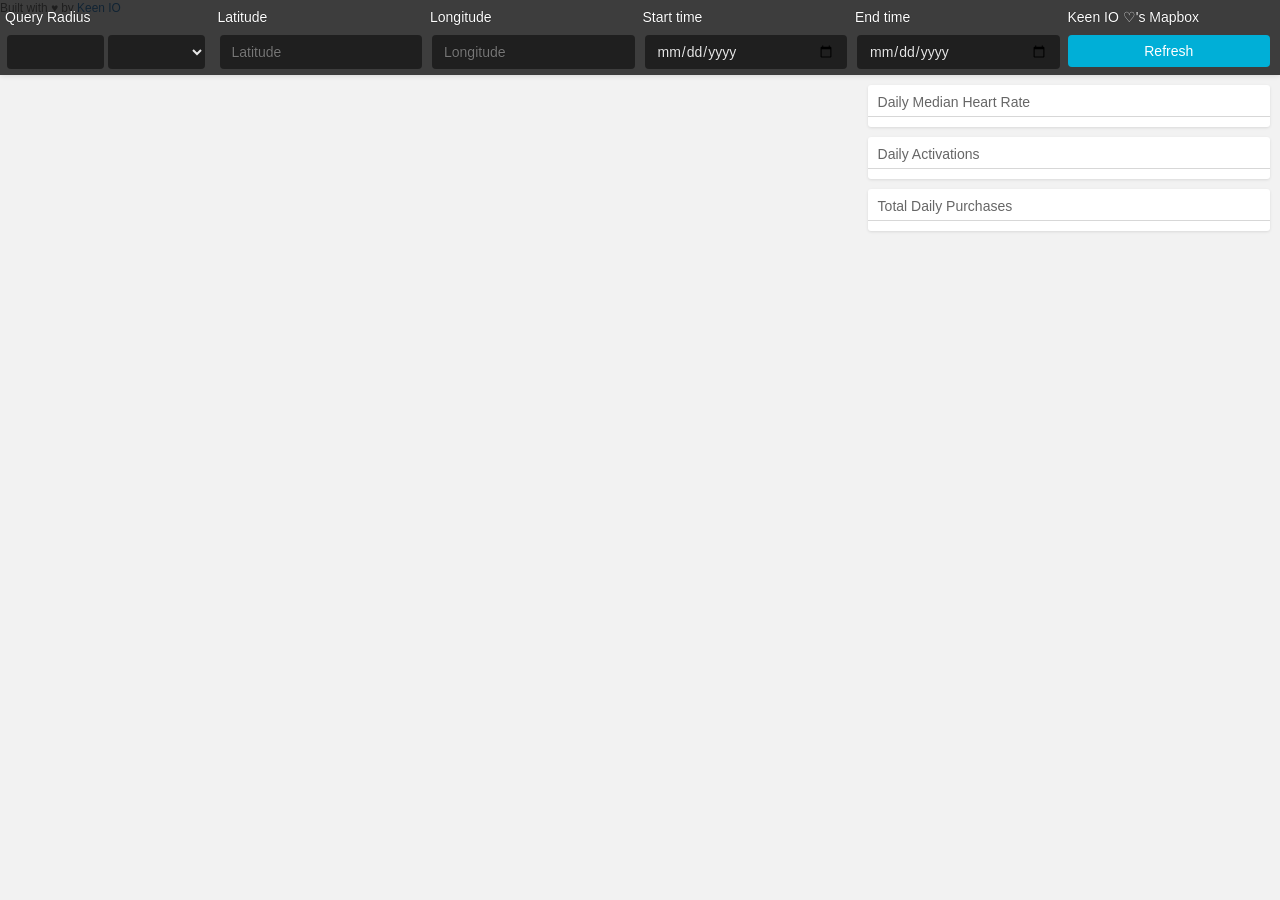
<file: Simple-Chrome-Extension-Content-Script-Skeleton-master/dashboards/examples/geo-explorer/index.html>
<!DOCTYPE html>
<html>
<head>
  <title>Dashboard Starter UI, by Keen IO</title>
  <!--<script>document.write('<script src="http://' + (location.host || 'localhost').split(':')[0] + ':35729/livereload.js?snipver=1"></' + 'script>')</script>-->
  <link rel="stylesheet" href="../../assets/lib/bootstrap/dist/css/bootstrap.min.css">
  <link rel="stylesheet" href="../../assets/css/keen-dashboards.css">
  <link href='https://api.tiles.mapbox.com/mapbox.js/v2.0.1/mapbox.css' rel='stylesheet' />
  <link rel="stylesheet" href="geo-explorer.css">
</head>
<body class="application">

  <div id="app-wrapper">
    <div id="app-toolbar">
      <form action="" onsubmit="return false;" method="post">
        <div class="row tools">
          <div class="col-sm-2">
            <div class="tool radius">
              <h5>Query Radius</h5>
              <input type="number" id="radius-value" class="form-control" value="">
              <select class="form-control" id="radius-suffix">
                <option></option>
                <option value="mi">mi</option>
                <option value="km">km</option>
              </select>
            </div>
          </div>
          <div class="col-sm-2">
            <div class="tool coordinates">
              <h5>Latitude</h5>
              <input type="number" step="any" id="coordinates-lat" class="form-control" placeholder="Latitude">
            </div>
          </div>
          <div class="col-sm-2">
            <div class="tool coordinates">
              <h5>Longitude</h5>
              <input type="number" step="any" id="coordinates-lng" class="form-control" placeholder="Longitude">
            </div>
          </div>
          <div class="col-sm-2">
            <div class="tool timeframe">
              <h5>Start time</h5>
              <input type="date" id="timeframe-start" class="form-control" placeholder="mm/dd/yyyy">
            </div>
          </div>
          <div class="col-sm-2">
            <div class="tool timeframe">
              <h5>End time</h5>
              <input type="date" id="timeframe-end" class="form-control" placeholder="mm/dd/yyyy">
            </div>
          </div>
          <div class="col-sm-2">
            <div class="tool">
              <h5>Keen IO &#9825's Mapbox</h5>
              <button id="refresh" class="btn btn-primary btn-block">Refresh</button>
            </div>
          </div>
        </div>
      </form>
    </div>
    <div id="app-maparea"></div>

    <div id="app-sidebar">

      <div class="chart-wrapper">
        <div class="chart-title">
          Daily Median Heart Rate
        </div>
        <div class="chart-stage">
          <div id="chart-01"></div>
        </div>
      </div>

      <div class="chart-wrapper">
        <div class="chart-title">
          Daily Activations
        </div>
        <div class="chart-stage">
          <div id="chart-02"></div>
        </div>
      </div>

      <div class="chart-wrapper">
        <div class="chart-title">
          Total Daily Purchases
        </div>
        <div class="chart-stage">
          <div id="chart-03"></div>
        </div>
      </div>

    </div>

  </div>

  <p class="small text-muted">Built with &#9829; by <a href="https://keen.io">Keen IO</a></p>

  <script src="https://api.tiles.mapbox.com/mapbox.js/v2.0.1/mapbox.js"></script>
  <script src="../../assets/lib/jquery/dist/jquery.min.js"></script>
  <script src="../../assets/lib/bootstrap/dist/js/bootstrap.min.js"></script>

  <!-- // <script src="../../assets/lib/keen-js/dist/keen.min.js"></script> -->
  <script src="https://d26b395fwzu5fz.cloudfront.net/3.1.0/keen.js?v=20141106"></script>
  <script src="../../assets/js/meta.js"></script>

  <script src="geo-explorer.js"></script>
</body>
</html>
</file>
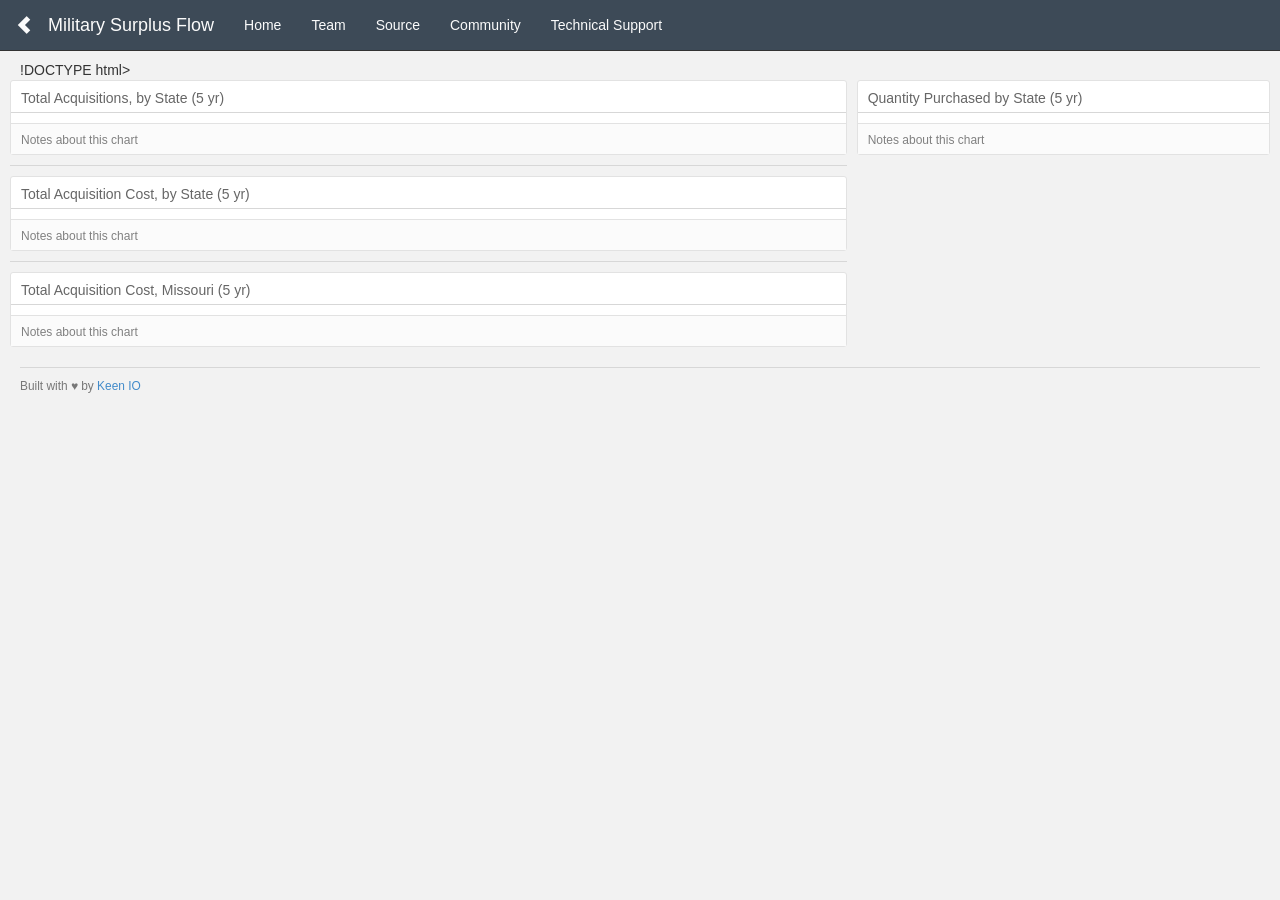
<file: Simple-Chrome-Extension-Content-Script-Skeleton-master/dashboards/examples/military-surplus-flow/index.html>
!DOCTYPE html>
<html>
<head>
  <title>Military Surplus Flow</title>
  <link rel="stylesheet" href="../../assets/lib/bootstrap/dist/css/bootstrap.min.css">
  <link rel="stylesheet" href="../../assets/css/keen-dashboards.css">
</head>
<body class="application">

  <div class="navbar navbar-inverse navbar-fixed-top" role="navigation">
    <div class="container-fluid">
      <div class="navbar-header">
        <button type="button" class="navbar-toggle" data-toggle="collapse" data-target=".navbar-collapse">
          <span class="sr-only">Toggle navigation</span>
          <span class="icon-bar"></span>
          <span class="icon-bar"></span>
          <span class="icon-bar"></span>
        </button>
        <a class="navbar-brand" href="../">
          <span class="glyphicon glyphicon-chevron-left"></span>
        </a>
        <a class="navbar-brand" href="./">Military Surplus Flow</a>
      </div>
      <div class="navbar-collapse collapse">
        <ul class="nav navbar-nav navbar-left">
          <li><a href="https://keen.io">Home</a></li>
          <li><a href="https://keen.io/team">Team</a></li>
          <li><a href="https://github.com/keenlabs/dashboards/tree/gh-pages/examples/military-surplus-flow">Source</a></li>
          <li><a href="https://groups.google.com/forum/#!forum/keen-io-devs">Community</a></li><li><a href="http://stackoverflow.com/questions/tagged/keen-io?sort=newest&pageSize=15">Technical Support</a></li>
        </ul>
      </div>
    </div>
  </div>

  <div class="container-fluid">

    <div class="row">
      <div class="col-sm-8">


        <div class="chart-wrapper">
          <div class="chart-title">
            Total Acquisitions, by State (5 yr)
          </div>
          <div class="chart-stage">
            <div id="grid-1"></div>
          </div>
          <div class="chart-notes">
            Notes about this chart
          </div>
        </div>

        <hr>

        <div class="chart-wrapper">
          <div class="chart-title">
            Total Acquisition Cost, by State (5 yr)
          </div>
          <div class="chart-stage">
            <div id="grid-2"></div>
          </div>
          <div class="chart-notes">
            Notes about this chart
          </div>
        </div>

        <hr>

        <div class="chart-wrapper">
          <div class="chart-title">
            Total Acquisition Cost, Missouri (5 yr)
          </div>
          <div class="chart-stage">
            <div id="grid-3"></div>
          </div>
          <div class="chart-notes">
            Notes about this chart
          </div>
        </div>

      </div>

      <div class="col-sm-4">
        <div class="chart-wrapper">
          <div class="chart-title">
            Quantity Purchased by State (5 yr)
          </div>
          <div class="chart-stage">
            <div id="grid-4"></div>
          </div>
          <div class="chart-notes">
            Notes about this chart
          </div>
        </div>
      </div>
    </div>

  </div>
  </div>


    <hr>

    <p class="small text-muted">Built with &#9829; by <a href="https://keen.io">Keen IO</a></p>

  </div>

  <script src="../../assets/lib/jquery/dist/jquery.min.js"></script>
  <script src="../../assets/lib/bootstrap/dist/js/bootstrap.min.js"></script>

  <script src="../../assets/lib/holderjs/holder.js"></script>
  <script>
    Holder.add_theme("white", { background:"#fff", foreground:"#a7a7a7", size:10 });
  </script>

  <script src="../../assets/lib/keen-js/dist/keen.min.js"></script>
  <script src="../../assets/js/meta.js"></script>

  <script src="military-surplus-flow.js"></script>

</body>
</html>
</file>
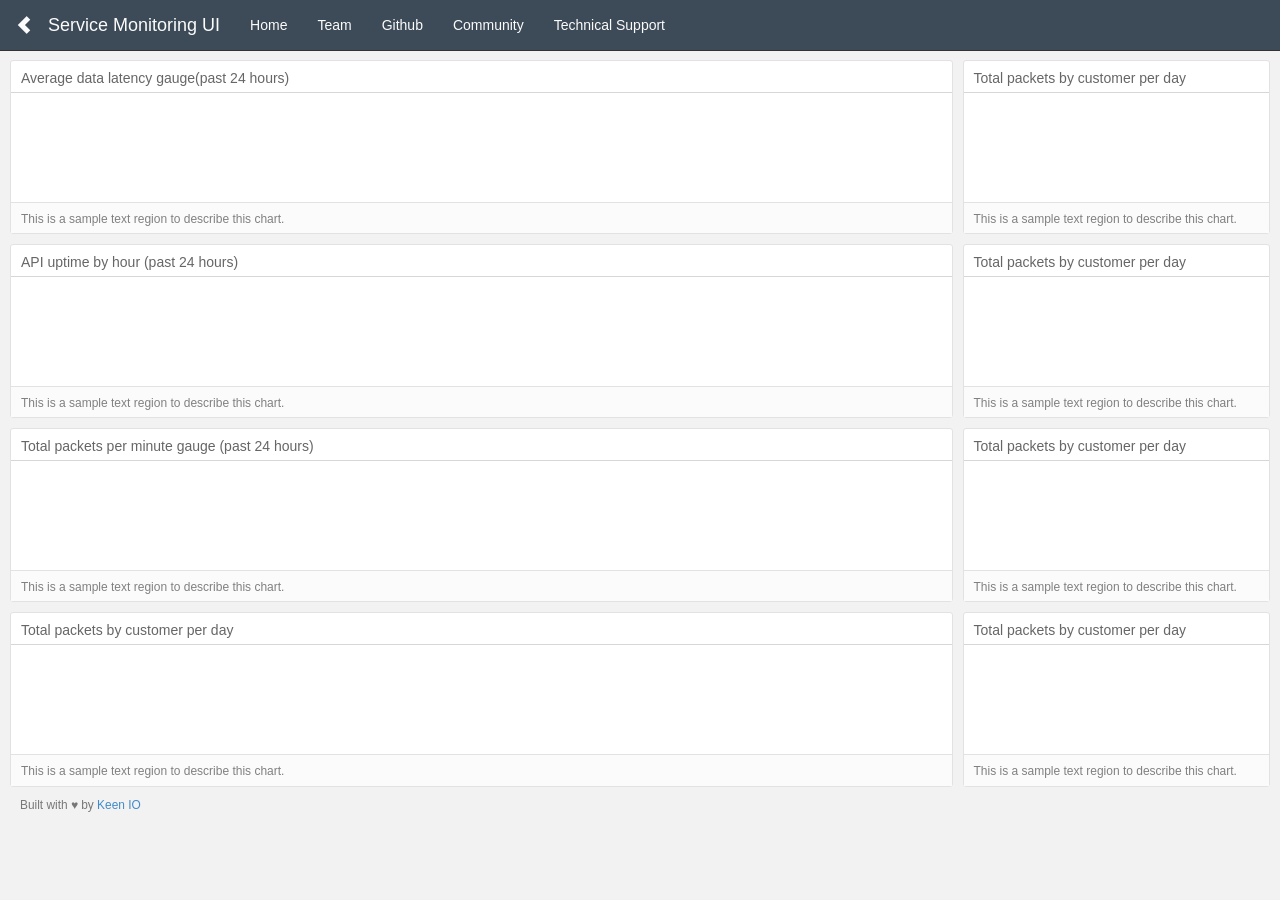
<file: Simple-Chrome-Extension-Content-Script-Skeleton-master/dashboards/examples/service-monitoring/index.html>
<!DOCTYPE html>
<html>
<head>
  <title>Dashboard Starter UI, by Keen IO</title>
  <link rel="stylesheet" href="../../assets/lib/bootstrap/dist/css/bootstrap.min.css">
  <link rel="stylesheet" href="../../assets/css/keen-dashboards.css">
  <link rel="stylesheet" href="main.css">
</head>
<body class="application">

  <div class="navbar navbar-inverse navbar-fixed-top" role="navigation">
    <div class="container-fluid">
      <div class="navbar-header">
        <button type="button" class="navbar-toggle" data-toggle="collapse" data-target=".navbar-collapse">
          <span class="sr-only">Toggle navigation</span>
          <span class="icon-bar"></span>
          <span class="icon-bar"></span>
          <span class="icon-bar"></span>
        </button>
        <a class="navbar-brand" href="../">
          <span class="glyphicon glyphicon-chevron-left"></span>
        </a>
        <a class="navbar-brand" href="./">Service Monitoring UI</a>
      </div>
      <div class="navbar-collapse collapse">
        <ul class="nav navbar-nav navbar-left">
          <li><a href="https://keen.io">Home</a></li>
          <li><a href="https://keen.io/team">Team</a></li>
          <li><a href="https://github.com/keenlabs/dashboard">Github</a></li>
          <li><a href="https://groups.google.com/forum/#!forum/keen-io-devs">Community</a></li><li><a href="http://stackoverflow.com/questions/tagged/keen-io?sort=newest&pageSize=15">Technical Support</a></li>
        </ul>
      </div>
    </div>
  </div>

  <div class="container-fluid">
    <div class="row">
      <div class="col-sm-9">
        <div class="chart-wrapper">
          <div class="chart-title">
            Average data latency gauge(past 24 hours)
          </div>
          <div class="chart-stage">
            <div id="chart-01"></div>
          </div>
          <div class="chart-notes">
            This is a sample text region to describe this chart.
          </div>
        </div>
        <div class="chart-wrapper">
          <div class="chart-title">
            API uptime by hour (past 24 hours)
          </div>
          <div class="chart-stage">
            <div id="chart-02"></div>
          </div>
          <div class="chart-notes">
            This is a sample text region to describe this chart.
          </div>
        </div>

        <div class="chart-wrapper">
          <div class="chart-title">
            Total packets per minute gauge (past 24 hours)
          </div>
          <div class="chart-stage">
            <div id="chart-03"></div>
          </div>
          <div class="chart-notes">
            This is a sample text region to describe this chart.
          </div>
        </div>

        <div class="chart-wrapper">
          <div class="chart-title">
            Total packets by customer per day
          </div>
          <div class="chart-stage">
            <div id="chart-04"></div>
          </div>
          <div class="chart-notes">
            This is a sample text region to describe this chart.
          </div>
        </div>
      </div>
      <div class="col-md-3">
        <div class="chart-wrapper">
          <div class="chart-title">
            Total packets by customer per day
          </div>
          <div class="chart-stage">
            <div id="chart-04"></div>
          </div>
          <div class="chart-notes">
            This is a sample text region to describe this chart.
          </div>
        </div>
        <div class="chart-wrapper">
          <div class="chart-title">
            Total packets by customer per day
          </div>
          <div class="chart-stage">
            <div id="chart-04"></div>
          </div>
          <div class="chart-notes">
            This is a sample text region to describe this chart.
          </div>
        </div>
        <div class="chart-wrapper">
          <div class="chart-title">
            Total packets by customer per day
          </div>
          <div class="chart-stage">
            <div id="chart-04"></div>
          </div>
          <div class="chart-notes">
            This is a sample text region to describe this chart.
          </div>
        </div>
        <div class="chart-wrapper">
          <div class="chart-title">
            Total packets by customer per day
          </div>
          <div class="chart-stage">
            <div id="chart-04"></div>
          </div>
          <div class="chart-notes">
            This is a sample text region to describe this chart.
          </div>
        </div>
      </div>
    </div>

    <p class="small text-muted">Built with &#9829; by <a href="https://keen.io">Keen IO</a></p>

  </div>

  <script src="../../assets/lib/jquery/dist/jquery.min.js"></script>
  <script src="../../assets/lib/bootstrap/dist/js/bootstrap.min.js"></script>

  <script src="../../assets/lib/keen-js/dist/keen.min.js"></script>
  <script src="../../assets/js/meta.js"></script>
  <script src="keen.dashboard.js"></script>

</body>
</html>
</file>
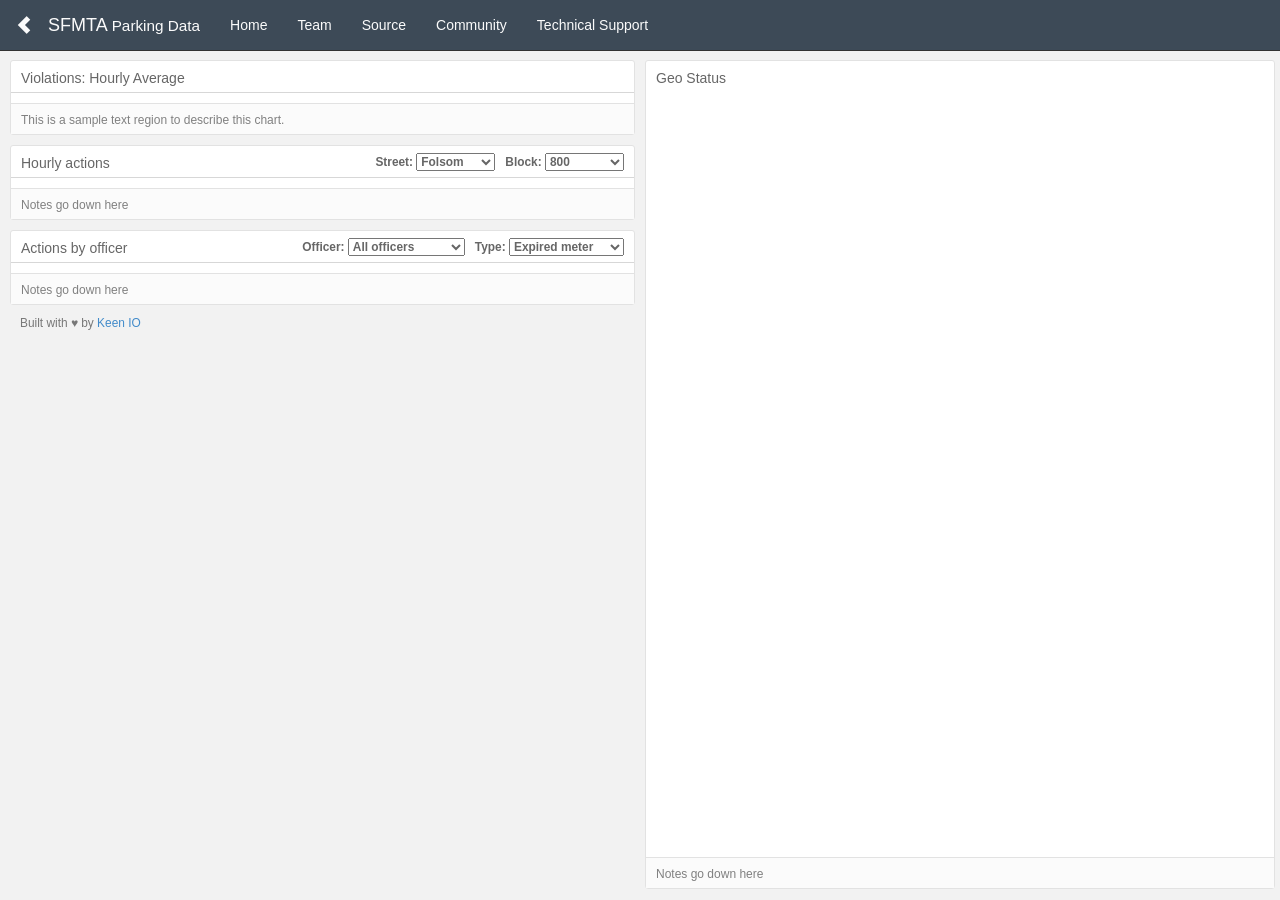
<file: Simple-Chrome-Extension-Content-Script-Skeleton-master/dashboards/examples/sfmta-parking/index.html>
<!DOCTYPE html>
<html>
<head>
  <title>Parking Data Dashboard, by Keen IO</title>
  <link rel="stylesheet" href="../../assets/lib/bootstrap/dist/css/bootstrap.min.css">
  <link rel="stylesheet" href="../../assets/css/keen-dashboards.css">
</head>
<body class="application">

  <div class="navbar navbar-inverse navbar-fixed-top" role="navigation">
    <div class="container-fluid">
      <div class="navbar-header">
        <button type="button" class="navbar-toggle" data-toggle="collapse" data-target=".navbar-collapse">
          <span class="sr-only">Toggle navigation</span>
          <span class="icon-bar"></span>
          <span class="icon-bar"></span>
          <span class="icon-bar"></span>
        </button>
        <a class="navbar-brand" href="../">
          <span class="glyphicon glyphicon-chevron-left"></span>
        </a>
        <a class="navbar-brand" href="./">SFMTA <small>Parking Data</small></a>
      </div>
      <div class="navbar-collapse collapse">
        <ul class="nav navbar-nav navbar-left">
          <li><a href="https://keen.io">Home</a></li>
          <li><a href="https://keen.io/team">Team</a></li>
          <li><a href="https://github.com/keenlabs/dashboards/tree/gh-pages/examples/sfmta-parking">Source</a></li>
          <li><a href="https://groups.google.com/forum/#!forum/keen-io-devs">Community</a></li><li><a href="http://stackoverflow.com/questions/tagged/keen-io?sort=newest&pageSize=15">Technical Support</a></li>
        </ul>
      </div>
    </div>
  </div>

  <div class="container-fluid">
    <div class="row">

      <div class="col-sm-6">

        <div class="row">
          <div class="col-sm-12">
            <div class="chart-wrapper">
              <div class="chart-title">
                Violations: Hourly Average
              </div>
              <div class="chart-stage">
                <div id="chart-01"></div>
              </div>
              <div class="chart-notes">
                This is a sample text region to describe this chart.
              </div>
            </div>
          </div>
          <div class="col-sm-12">
            <div class="chart-wrapper">
              <div class="chart-title">
                Hourly actions
                <small class="pull-right">
                  <label class="pull-left" style="margin-right: 10px;">
                    Street:
                    <select>
                      <option>All blocks</option>
                      <option>Howard</option>
                      <option selected>Folsom</option>
                      <option>Harrison</option>
                    </select>
                  </label>
                  <label>
                    Block:
                    <select>
                      <option>All blocks</option>
                      <option>900</option>
                      <option selected>800</option>
                      <option>700</option>
                      <option>500</option>
                    </select>
                  </label>
                </small>
              </div>
              <div class="chart-stage">
                <div id="chart-03"></div>
              </div>
              <div class="chart-notes">
                Notes go down here
              </div>
            </div>
          </div>
          <div class="col-sm-12">
            <div class="chart-wrapper">
              <div class="chart-title">
                Actions by officer
                <small class="pull-right">
                  <label class="pull-left" style="margin-right: 10px;">
                    Officer:
                    <select>
                      <option selected>All officers</option>
                      <option>Kathy Kuzemka</option>
                      <option>William Howland</option>
                      <option>Harrison Ford</option>
                    </select>
                  </label>
                  <label>
                    Type:
                    <select>
                      <option>All actions</option>
                      <option selected>Expired meter</option>
                      <option>Time limit</option>
                      <option>No parking zone</option>
                      <option>Loading zone</option>
                    </select>
                  </label>
                </small>
              </div>
              <div class="chart-stage">
                <div id="chart-05"></div>
              </div>
              <div class="chart-notes">
                Notes go down here
              </div>
            </div>
          </div>
        </div>

      </div>

      <div class="col-sm-6" id="mapbox-panel">
        <div class="chart-wrapper">
          <div class="chart-title">
            Geo Status
          </div>
          <div class="chart-stage">
            <div id="map"></div>
          </div>
          <div class="chart-notes">
            Notes go down here
          </div>
        </div>
      </div>

    </div>

    <p class="small text-muted">Built with &#9829; by <a href="https://keen.io">Keen IO</a></p>

  </div>

  <!-- Mapbox rocks -->
  <script src="https://api.tiles.mapbox.com/mapbox.js/v1.6.2/mapbox.js"></script>
  <link href="https://api.tiles.mapbox.com/mapbox.js/v1.6.2/mapbox.css" rel="stylesheet" />

  <!-- UI Resources -->
  <script src="../../assets/lib/jquery/dist/jquery.min.js"></script>
  <script src="../../assets/lib/bootstrap/dist/js/bootstrap.min.js"></script>

  <!-- Keen IOness -->
  <script src="../../assets/lib/keen-js/dist/keen.min.js"></script>
  <script src="../../assets/js/meta.js"></script>

  <script src="keen.dashboard.js"></script>
  <link href="keen.mapbox.css" rel="stylesheet" />
  <script>
  $(function(){
    $(window).resize(adjust);
    function adjust(){
      var offset = $(window).height()-145;
      $("#mapbox-panel .chart-stage").height(offset);
    }
    adjust();
  });
  </script>
</body>
</html>
</file>
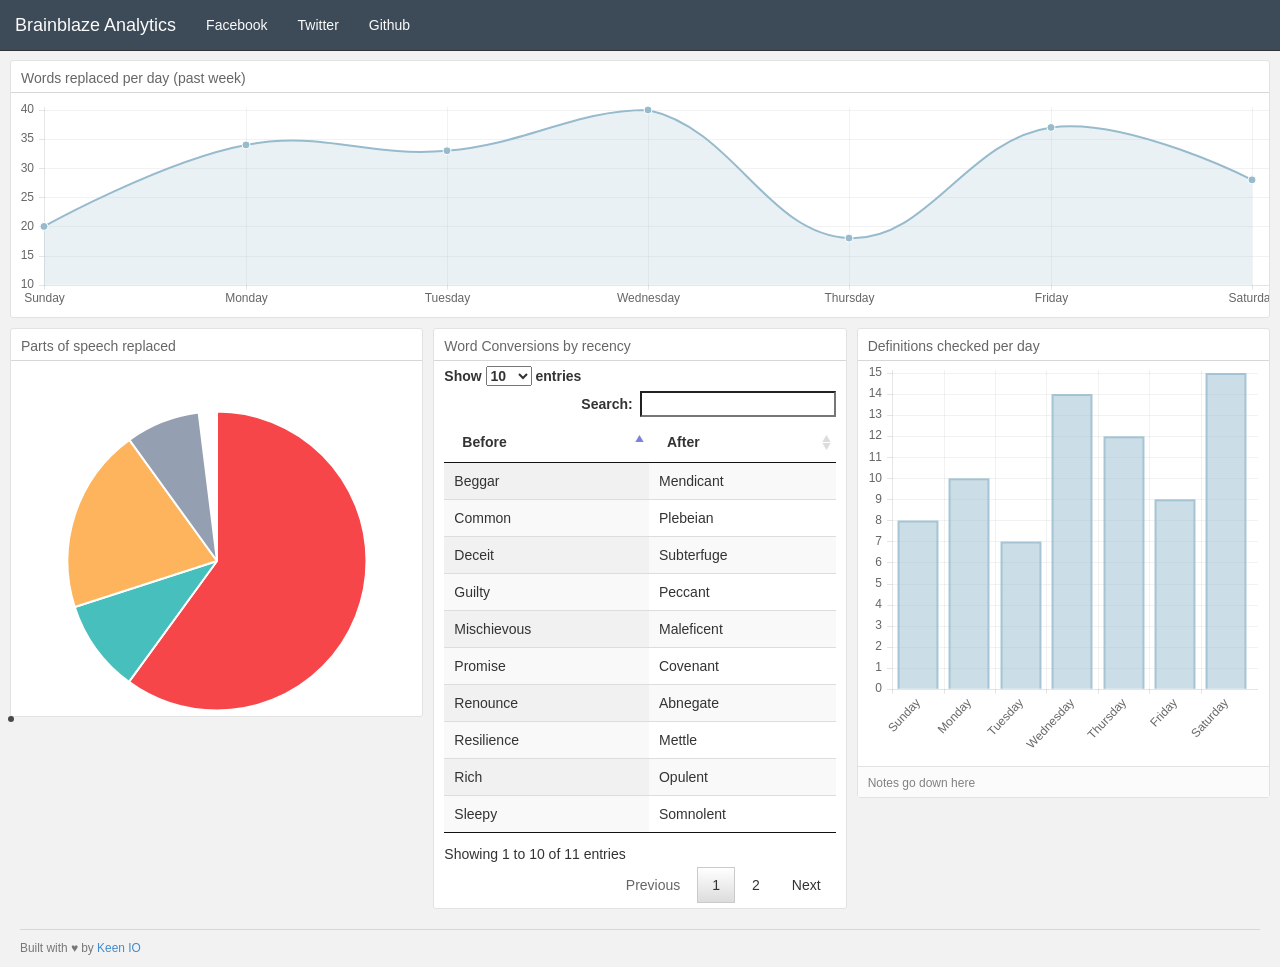
<file: Simple-Chrome-Extension-Content-Script-Skeleton-master/dashboards/examples/starter-kit/index.html>
<!DOCTYPE html>
<html>
<head>
  <title>Dashboard Starter UI, by Keen IO</title>
  <link rel="stylesheet" href="../../assets/lib/bootstrap/dist/css/bootstrap.min.css">
  <link rel="stylesheet" href="../../assets/css/keen-dashboards.css">

<!-- DataTables -->
<script type="text/javascript" charset="utf8" src="../../../DataTables/media/js/jquery.js"></script>
<script type="text/javascript" src="../../../DataTables/media/js/jquery.dataTables.js"></script>
<script type="text/javascript" src="../../../DataTables/extensions/KeyTable/js/dataTables.keyTable.js"></script>
<script src="Chart.js"></script>

<link rel="stylesheet" type="text/css" href="../../../DataTables/media/css/jquery.dataTables.css"></link>
<link rel="stylesheet" type="text/css" href="../../../DataTables/extensions/KeyTable/css/dataTables.keyTable.css">



    <style>
    #canvas-holder {
        width: 100%;
        margin-top: 50px;
        text-align: center;
    }
    #chartjs-tooltip {
        opacity: 1;
        position: absolute;
        background: rgba(0, 0, 0, .7);
        color: white;
        padding: 3px;
        border-radius: 3px;
        -webkit-transition: all .1s ease;
        transition: all .1s ease;
        pointer-events: none;
        -webkit-transform: translate(-50%, 0);
        transform: translate(-50%, 0);
    }
    #chartjs-tooltip.below {
        -webkit-transform: translate(-50%, 0);
        transform: translate(-50%, 0);
    }
    #chartjs-tooltip.below:before {
        border: solid;
        border-color: #111 transparent;
        border-color: rgba(0, 0, 0, .8) transparent;
        border-width: 0 8px 8px 8px;
        bottom: 1em;
        content: "";
        display: block;
        left: 50%;
        position: absolute;
        z-index: 99;
        -webkit-transform: translate(-50%, -100%);
        transform: translate(-50%, -100%);
    }
    #chartjs-tooltip.above {
        -webkit-transform: translate(-50%, -100%);
        transform: translate(-50%, -100%);
    }
    #chartjs-tooltip.above:before {
        border: solid;
        border-color: #111 transparent;
        border-color: rgba(0, 0, 0, .8) transparent;
        border-width: 8px 8px 0 8px;
        bottom: 1em;
        content: "";
        display: block;
        left: 50%;
        top: 100%;
        position: absolute;
        z-index: 99;
        -webkit-transform: translate(-50%, 0);
        transform: translate(-50%, 0);
    }
    </style>


</head>
<body class="application">

  <div class="navbar navbar-inverse navbar-fixed-top" role="navigation">
    <div class="container-fluid">
      <div class="navbar-header">
        <button type="button" class="navbar-toggle" data-toggle="collapse" data-target=".navbar-collapse">
          <span class="sr-only">Toggle navigation</span>
          <span class="icon-bar"></span>
          <span class="icon-bar"></span>
          <span class="icon-bar"></span>
        </button>
        <a class="navbar-brand" href="#">Brainblaze Analytics</a>
      </div>
      <div class="navbar-collapse collapse">
        <ul class="nav navbar-nav navbar-left">
          <li><a href="https://www.facebook.com/">Facebook</a></li>
          <li><a href="https://twitter.com/">Twitter</a></li>
          <li><a href="https://github.com/UsmannK/smartify">Github</a></li>
        </ul>
      </div>
    </div>
  </div>

  <div class="container-fluid">
    <div class="row">

      <div class="col-sm-12">
        <div class="chart-wrapper">
          <div class="chart-title">
          Words replaced per day (past week)
          </div>
          <div class="chart-stage">
            <canvas id="canvas" height="100" width="600"></canvas>
          </div>
         <!--  <div class="chart-notes">
            Words replaced per hour
          </div> -->
        </div>
      </div>
    </div>
    
    <div class="row">
      

      <div class="col-sm-4">
        <div class="chart-wrapper">
          <div class="chart-title">
            Parts of speech replaced
          </div>

    <div id="canvas-holder">
        <canvas id="chart-area2" width="300" height="300" />
    </div>

    <div id="chartjs-tooltip"></div>
        </div>
      </div>

      <div class="col-sm-4">
        <div class="chart-wrapper">
          <div class="chart-title">
            Word Conversions by recency 
          </div>
          <div class="chart-stage">
            <div>
              <table id="example" class="display" cellspacing="0" width="100%">
                <thead>
                    <tr>
                        <th>Before</th>
                        <th>After</th>
                    </tr>
                </thead>
                <tbody>
                    <tr>
                        <td>Renounce</td>
                        <td>Abnegate</td>
                    </tr>
                    <tr>
                        <td>Guilty</td>
                        <td>Peccant</td>
                    </tr>
                    <tr>
                        <td>Common</td>
                        <td>Plebeian</td>
                    </tr>
                    <tr>
                        <td>Resilience</td>
                        <td>Mettle</td>
                    </tr>
                    <tr>
                        <td>Mischievous</td>
                        <td>Maleficent</td>
                    </tr>
                    <tr>
                        <td>Beggar</td>
                        <td>Mendicant</td>
                    </tr>
                    <tr>
                        <td>Rich</td>
                        <td>Opulent</td>
                    </tr>
                    <tr>
                        <td>Promise</td>
                        <td>Covenant</td>
                    </tr>
                    <tr>
                        <td>Translucent</td>
                        <td>Pellucid</td>
                    </tr>
                    <tr>
                        <td>Sleepy</td>
                        <td>Somnolent</td>
                    </tr>
                    <tr>
                        <td>Deceit</td>
                        <td>Subterfuge</td>
                    </tr>
                </tbody>
            </table>
            </div>
          </div>
          <!-- <div class="chart-notes">
            Notes go down here
          </div> -->
        </div>
      </div>

      <div class="col-sm-4">
        <div class="chart-wrapper">
          <div class="chart-title">
            Definitions checked per day
          </div><div style="width: 50%">
      <canvas id="canvas3"  height="400" width="400"></canvas>
    </div>
          <div class="chart-notes">
            Notes go down here
          </div>
        </div>
      </div>

     <!--  <div class="col-sm-4">
        <div class="chart-wrapper">
          <div class="chart-title">
            Impressions by country
          </div>
          <div class="chart-stage">
            <div id="chart-05"></div>
          </div>
          <div class="chart-notes">
            Notes go down here
          </div>
        </div>
      </div> -->

    </div>


    <hr>

    <p class="small text-muted">Built with &#9829; by <a href="https://keen.io">Keen IO</a></p>

  </div>

  <!--<script src="../../assets/lib/jquery/dist/jquery.min.js"></script>-->
  <script src="../../assets/lib/bootstrap/dist/js/bootstrap.min.js"></script>

  <script src="../../assets/lib/holderjs/holder.js"></script>
  <script>


    Chart.defaults.global.customTooltips = function(tooltip) {
        // Tooltip Element
        var tooltipEl = $('#chartjs-tooltip');
        // Hide if no tooltip
        if (!tooltip) {
            tooltipEl.css({
                opacity: 0
            });
            return;
        }
        // Set caret Position
        tooltipEl.removeClass('above below');
        tooltipEl.addClass(tooltip.yAlign);
        // Set Text
        tooltipEl.html(tooltip.text);
        // Find Y Location on page
        var top;
        if (tooltip.yAlign == 'above') {
            top = tooltip.y - tooltip.caretHeight - tooltip.caretPadding;
        } else {
            top = tooltip.y + tooltip.caretHeight + tooltip.caretPadding;
        }
        // Display, position, and set styles for font
        tooltipEl.css({
            opacity: 1,
            left: tooltip.chart.canvas.offsetLeft + tooltip.x + 'px',
            top: tooltip.chart.canvas.offsetTop + top + 'px',
            fontFamily: tooltip.fontFamily,
            fontSize: tooltip.fontSize,
            fontStyle: tooltip.fontStyle,
        });
    };


    var pieData = [{
        value: 300,
        color: "#F7464A",
        highlight: "#FF5A5E",
        label: "Noun",
        labelColor : 'white',
        labelFontSize : '16'
    }, {
        value: 50,
        color: "#46BFBD",
        highlight: "#5AD3D1",
        label: "Adverb",
        labelColor : 'white',
        labelFontSize : '16'
    }, {
        value: 100,
        color: "#FDB45C",
        highlight: "#FFC870",
        label: "Verb",
        labelColor : 'white',
        labelFontSize : '16'
    }, {
        value: 40,
        color: "#949FB1",
        highlight: "#A8B3C5",
        label: "Adjective",
        labelColor : 'white',
        labelFontSize : '16'
    }];

        var randomScalingFactor = function(){ return Math.round(Math.random()*100)};
        var lineChartData = {
            labels : ["Sunday", "Monday","Tuesday","Wednesday","Thursday","Friday","Saturday"],
            datasets : [
                {
                    label: "My First dataset",
                    fillColor : "rgba(151,187,205,0.2)",
                    strokeColor : "rgba(151,187,205,1)",
                    pointColor : "rgba(151,187,205,1)",
                    pointStrokeColor : "#fff",
                    pointHighlightFill : "#fff",
                    pointHighlightStroke : "rgba(151,187,205,1)",
                    data : [20,34,33,40,18,37,28]
                }
            ]
        }


  var randomScalingFactor = function(){ return Math.round(Math.random()*100)};

  var barChartData = {
    labels : ["Sunday","Monday","Tuesday","Wednesday","Thursday","Friday","Saturday"],
    datasets : [
      {
        fillColor : "rgba(151,187,205,0.5)",
        strokeColor : "rgba(151,187,205,0.8)",
        highlightFill : "rgba(151,187,205,0.75)",
        highlightStroke : "rgba(151,187,205,1)",
        data : [8,10,7,14,12,9,15]
      }
    ]

  }
    window.onload = function(){
        var ctx = document.getElementById("canvas").getContext("2d");
        window.myLine = new Chart(ctx).Line(lineChartData, {
            responsive: true
        });

        var ctx2 = document.getElementById("chart-area2").getContext("2d");
        window.myPie = new Chart(ctx2).Pie(pieData);


 // window.onload = function(){
    var ctx3 = document.getElementById("canvas3").getContext("2d");
    window.myBar = new Chart(ctx3).Bar(barChartData, {
      //responsive : true
    });

    }
  </script>
  <script>
    Holder.add_theme("white", { background:"#fff", foreground:"#a7a7a7", size:10 });
  </script>
  <script type="text/javascript">
// $(document).load(function() {
//     var table = $('#example').DataTable();
 
//     new $.fn.dataTable.KeyTable( table );
// } );
$(document).ready(function() {
    $('#example').DataTable();
} );
</script>
  <script src="../../assets/lib/keen-js/dist/keen.min.js"></script>
  <script src="../../assets/js/meta.js"></script>
  <script src="keen.dashboard.js"></script>
 
</body>
</html>
</file>
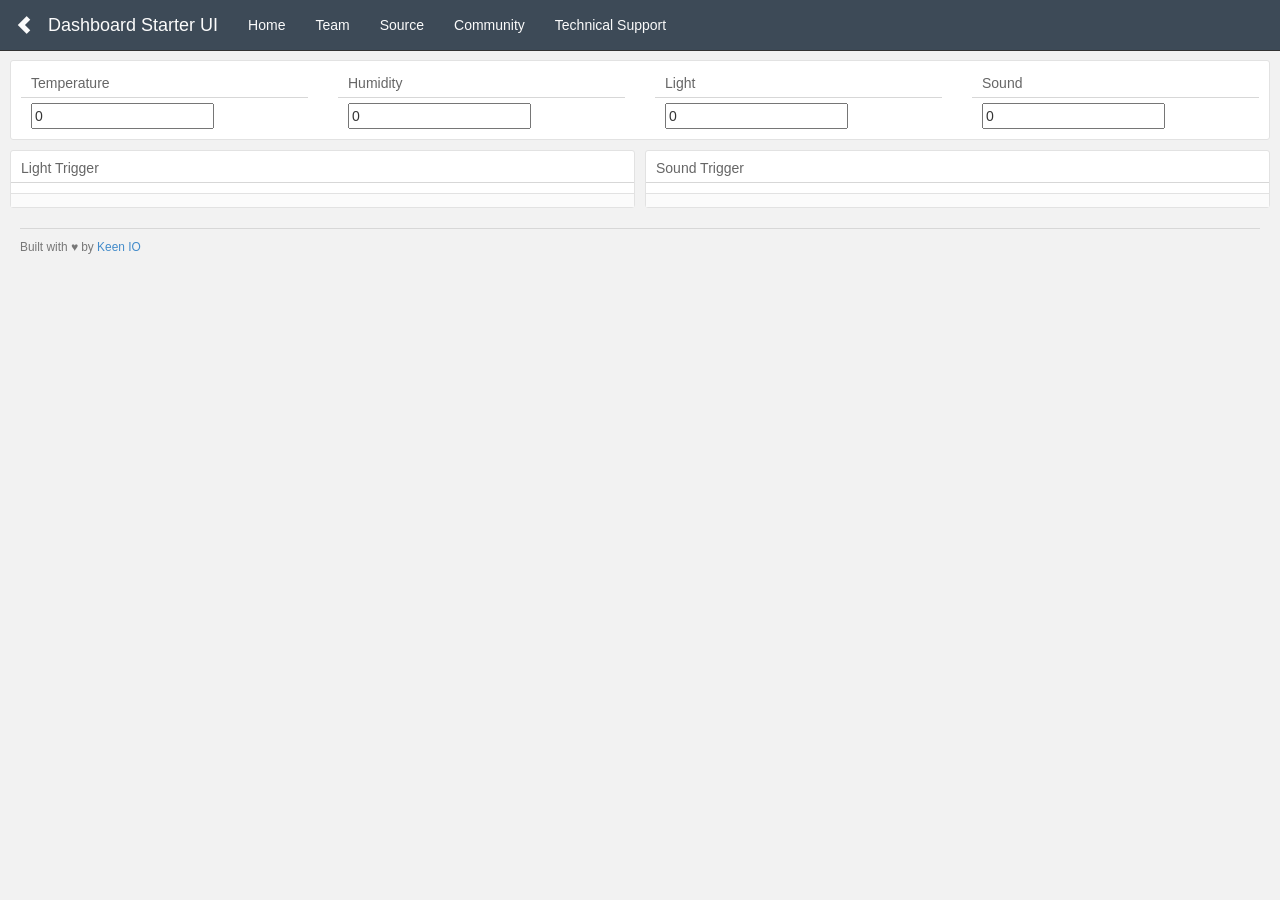
<file: Simple-Chrome-Extension-Content-Script-Skeleton-master/dashboards/examples/tessel/index.html>
<!DOCTYPE html>
<html>
<head>
  <title>Tessel Dashboard, by Keen IO</title>
  <link rel="stylesheet" href="../../assets/lib/bootstrap/dist/css/bootstrap.min.css">
  <link rel="stylesheet" href="../../assets/css/keen-dashboards.css">
</head>
<body class="application">

  <div class="navbar navbar-inverse navbar-fixed-top" role="navigation">
    <div class="container-fluid">
      <div class="navbar-header">
        <button type="button" class="navbar-toggle" data-toggle="collapse" data-target=".navbar-collapse">
          <span class="sr-only">Toggle navigation</span>
          <span class="icon-bar"></span>
          <span class="icon-bar"></span>
          <span class="icon-bar"></span>
        </button>
        <a class="navbar-brand" href="../">
          <span class="glyphicon glyphicon-chevron-left"></span>
        </a>
        <a class="navbar-brand" href="./">Dashboard Starter UI</a>
      </div>
      <div class="navbar-collapse collapse">
        <ul class="nav navbar-nav navbar-left">
          <li><a href="https://keen.io">Home</a></li>
          <li><a href="https://keen.io/team">Team</a></li>
          <li><a href="https://github.com/keenlabs/dashboards/tree/gh-pages/examples/tessel">Source</a></li>
          <li><a href="https://groups.google.com/forum/#!forum/keen-io-devs">Community</a></li><li><a href="http://stackoverflow.com/questions/tagged/keen-io?sort=newest&pageSize=15">Technical Support</a></li>
        </ul>
      </div>
    </div>
  </div>

  <div class="container-fluid">
    <div class="row">
      <div class="col-sm-12">
        <div class="chart-wrapper">
          <div class="chart-stage">
            <div class="row">

              <div class="col-sm-3">
                <div class="chart-title">
                  Temperature
                </div>
                <div class="chart-stage">
                  <input type="text" id="chart-01" value="0"/>
                </div>
              </div>

              <div class="col-sm-3">
                <div class="chart-title">
                  Humidity
                </div>
                <div class="chart-stage">
                  <input type="text" id="chart-02" value="0"/>
                </div>
              </div>

              <div class="col-sm-3">
                <div class="chart-title">
                  Light
                </div>
                <div class="chart-stage">
                  <input type="text" id="chart-03" value="0"/>
                </div>
              </div>

              <div class="col-sm-3">
                <div class="chart-title">
                  Sound
                </div>
                <div class="chart-stage">
                  <input type="text" id="chart-04" value="0"/>
                </div>
              </div>
            </div>
          </div>
        </div>
      </div>
    </div>


    <div class="row">

      <div class="col-sm-6">
        <div class="chart-wrapper">
          <div class="chart-title">
            Light Trigger
          </div>
          <div class="chart-stage">
            <div id="chart-05"></div>
          </div>
          <div class="chart-notes">
          </div>
        </div>
      </div>

      <div class="col-sm-6">
        <div class="chart-wrapper">
          <div class="chart-title">
            Sound Trigger
          </div>
          <div class="chart-stage">
            <div id="chart-06"></div>
          </div>
          <div class="chart-notes">
          </div>
        </div>
      </div>

<!--       <div class="col-sm-4">
        <div class="chart-wrapper">
          <div class="chart-title">
            Impressions by country
          </div>
          <div class="chart-stage">
            <div id="chart-05"></div>
          </div>
          <div class="chart-notes">
            Notes go down here
          </div>
        </div>
      </div> -->

    </div>

<!--     <div class="row">
      <div class="col-sm-3">
        <div class="chart-wrapper">
          <img data-src="holder.js/100%x150/white">
        </div>
      </div>
      <div class="col-sm-3">
        <div class="chart-wrapper">
          <img data-src="holder.js/100%x150/white">
        </div>
      </div>
      <div class="col-sm-3">
        <div class="chart-wrapper">
          <img data-src="holder.js/100%x150/white">
        </div>
      </div>
      <div class="col-sm-3">
        <div class="chart-wrapper">
          <img data-src="holder.js/100%x150/white">
        </div>
      </div>
    </div> -->

    <hr>

    <p class="small text-muted">Built with &#9829; by <a href="https://keen.io">Keen IO</a></p>

  </div>

  <script src="../../assets/lib/jquery/dist/jquery.min.js"></script>
  <script src="../../assets/lib/bootstrap/dist/js/bootstrap.min.js"></script>

  <script src="../../assets/lib/holderjs/holder.js"></script>
  <script>
    Holder.add_theme("white", { background:"#fff", foreground:"#a7a7a7", size:10 });
  </script>
  <script src="../../assets/lib/jquery-knob/dist/jquery.knob.min.js"></script>

  <script src="../../assets/lib/keen-js/dist/keen.min.js"></script>
  <script src="../../assets/js/meta.js"></script>
  <script src="dashboard.js"></script>

</body>
</html>
</file>
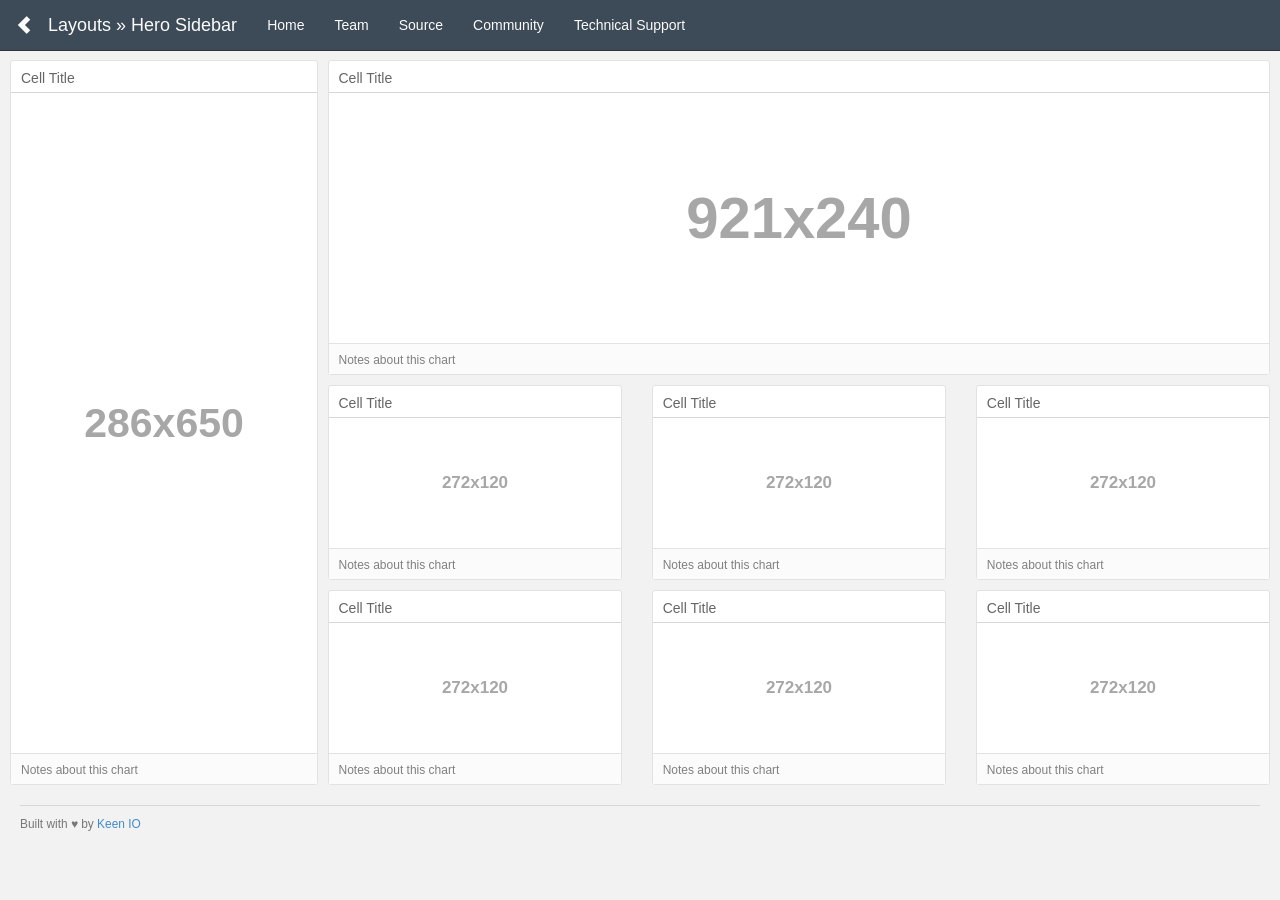
<file: Simple-Chrome-Extension-Content-Script-Skeleton-master/dashboards/layouts/hero-sidebar/index.html>
<!DOCTYPE html>
<html>
<head>
  <title>Layouts &raquo; Hero Sidebar</title>
  <link rel="stylesheet" href="../../assets/lib/bootstrap/dist/css/bootstrap.min.css">
  <link rel="stylesheet" href="../../assets/css/keen-dashboards.css">
</head>
<body class="application">

  <div class="navbar navbar-inverse navbar-fixed-top" role="navigation">
    <div class="container-fluid">
      <div class="navbar-header">
        <button type="button" class="navbar-toggle" data-toggle="collapse" data-target=".navbar-collapse">
          <span class="sr-only">Toggle navigation</span>
          <span class="icon-bar"></span>
          <span class="icon-bar"></span>
          <span class="icon-bar"></span>
        </button>
        <a class="navbar-brand" href="../">
          <span class="glyphicon glyphicon-chevron-left"></span>
        </a>
        <a class="navbar-brand" href="./">Layouts &raquo; Hero Sidebar</a>
      </div>
      <div class="navbar-collapse collapse">
        <ul class="nav navbar-nav navbar-left">
          <li><a href="https://keen.io">Home</a></li>
          <li><a href="https://keen.io/team">Team</a></li>
          <li><a href="https://github.com/keenlabs/dashboards/tree/gh-pages/layouts/hero-sidebar">Source</a></li>
          <li><a href="https://groups.google.com/forum/#!forum/keen-io-devs">Community</a></li><li><a href="http://stackoverflow.com/questions/tagged/keen-io?sort=newest&pageSize=15">Technical Support</a></li>
        </ul>
      </div>
    </div>
  </div>

  <div class="container-fluid">

    <div class="row">
      <div class="col-sm-3">
        <div class="chart-wrapper">
          <div class="chart-title">
            Cell Title
          </div>
          <div class="chart-stage">
            <img data-src="holder.js/100%x650/white">
          </div>
          <div class="chart-notes">
            Notes about this chart
          </div>
        </div>
      </div>
      <div class="col-sm-9">
        <div class="row">
          <div class="col-sm-12">
            <div class="chart-wrapper">
              <div class="chart-title">
                Cell Title
              </div>
              <div class="chart-stage">
                <img data-src="holder.js/100%x240/white">
              </div>
              <div class="chart-notes">
                Notes about this chart
              </div>
            </div>
          </div>
        </div>
        <div class="row">
          <div class="col-sm-4">
            <div class="chart-wrapper">
              <div class="chart-title">
                Cell Title
              </div>
              <div class="chart-stage">
                <img data-src="holder.js/100%x120/white">
              </div>
              <div class="chart-notes">
                Notes about this chart
              </div>
            </div>
          </div>
          <div class="col-sm-4">
            <div class="chart-wrapper">
              <div class="chart-title">
                Cell Title
              </div>
              <div class="chart-stage">
                <img data-src="holder.js/100%x120/white">
              </div>
              <div class="chart-notes">
                Notes about this chart
              </div>
            </div>
          </div>
          <div class="col-sm-4">
            <div class="chart-wrapper">
              <div class="chart-title">
                Cell Title
              </div>
              <div class="chart-stage">
                <img data-src="holder.js/100%x120/white">
              </div>
              <div class="chart-notes">
                Notes about this chart
              </div>
            </div>
          </div>
        </div>
        <div class="row">
          <div class="col-sm-4">
            <div class="chart-wrapper">
              <div class="chart-title">
                Cell Title
              </div>
              <div class="chart-stage">
                <img data-src="holder.js/100%x120/white">
              </div>
              <div class="chart-notes">
                Notes about this chart
              </div>
            </div>
          </div>
          <div class="col-sm-4">
            <div class="chart-wrapper">
              <div class="chart-title">
                Cell Title
              </div>
              <div class="chart-stage">
                <img data-src="holder.js/100%x120/white">
              </div>
              <div class="chart-notes">
                Notes about this chart
              </div>
            </div>
          </div>
          <div class="col-sm-4">
            <div class="chart-wrapper">
              <div class="chart-title">
                Cell Title
              </div>
              <div class="chart-stage">
                <img data-src="holder.js/100%x120/white">
              </div>
              <div class="chart-notes">
                Notes about this chart
              </div>
            </div>
          </div>
        </div>
      </div>
    </div>
  </div>



    <hr>

    <p class="small text-muted">Built with &#9829; by <a href="https://keen.io">Keen IO</a></p>

  </div>

  <script src="../../assets/lib/jquery/dist/jquery.min.js"></script>
  <script src="../../assets/lib/bootstrap/dist/js/bootstrap.min.js"></script>

  <script src="../../assets/lib/holderjs/holder.js"></script>
  <script>
    Holder.add_theme("white", { background:"#fff", foreground:"#a7a7a7", size:10 });
  </script>

  <script src="../../assets/lib/keen-js/dist/keen.min.js"></script>
  <script src="../../assets/js/meta.js"></script>

</body>
</html>
</file>
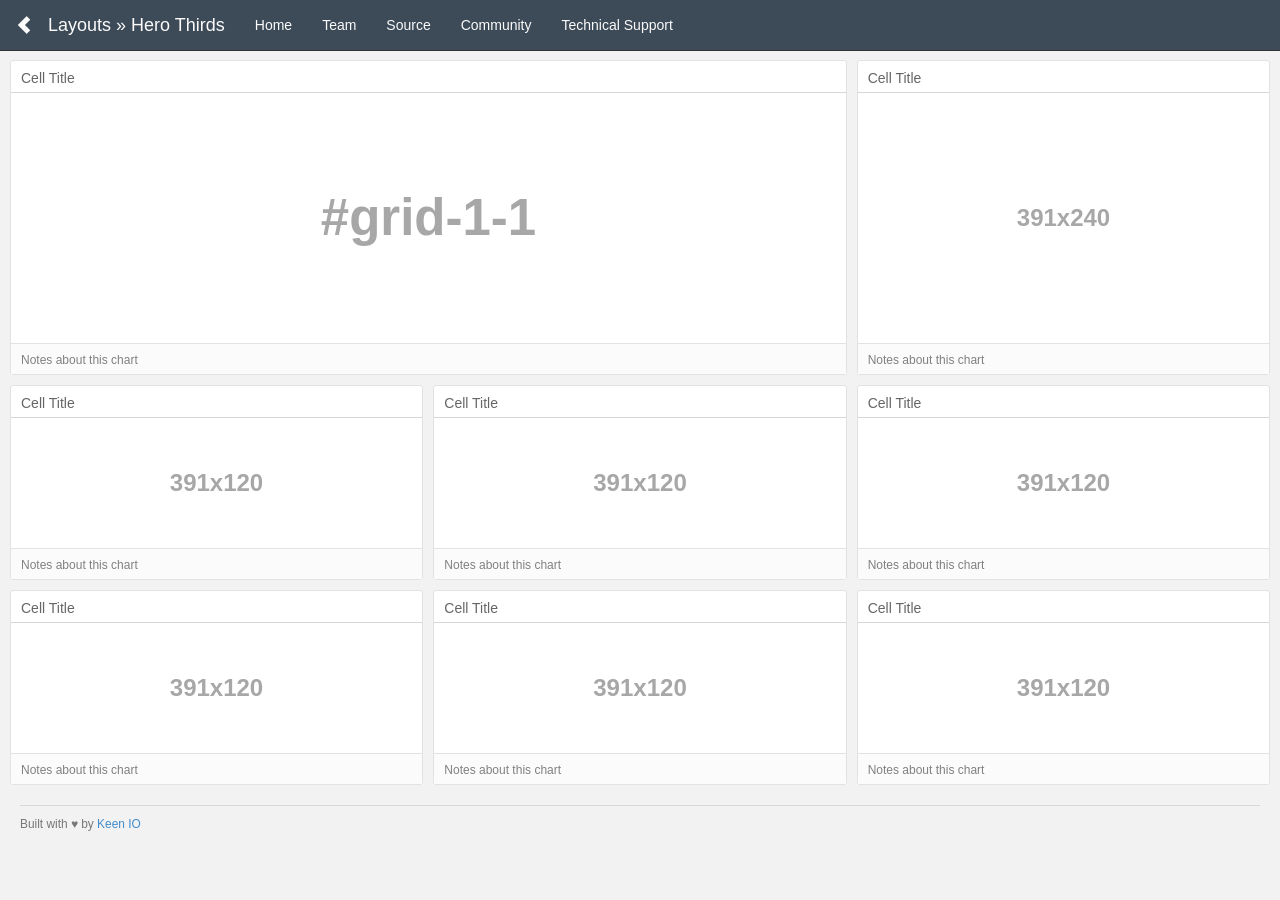
<file: Simple-Chrome-Extension-Content-Script-Skeleton-master/dashboards/layouts/hero-thirds/index.html>
<!DOCTYPE html>
<html>
<head>
  <title>Layouts &raquo; Hero-Thirds</title>
  <link rel="stylesheet" href="../../assets/lib/bootstrap/dist/css/bootstrap.min.css">
  <link rel="stylesheet" href="../../assets/css/keen-dashboards.css">
</head>
<body class="application">

  <div class="navbar navbar-inverse navbar-fixed-top" role="navigation">
    <div class="container-fluid">
      <div class="navbar-header">
        <button type="button" class="navbar-toggle" data-toggle="collapse" data-target=".navbar-collapse">
          <span class="sr-only">Toggle navigation</span>
          <span class="icon-bar"></span>
          <span class="icon-bar"></span>
          <span class="icon-bar"></span>
        </button>
        <a class="navbar-brand" href="../">
          <span class="glyphicon glyphicon-chevron-left"></span>
        </a>
        <a class="navbar-brand" href="./">Layouts &raquo; Hero Thirds</a>
      </div>
      <div class="navbar-collapse collapse">
        <ul class="nav navbar-nav navbar-left">
          <li><a href="https://keen.io">Home</a></li>
          <li><a href="https://keen.io/team">Team</a></li>
          <li><a href="https://github.com/keenlabs/dashboards/tree/gh-pages/layouts/hero-thirds">Source</a></li>
          <li><a href="https://groups.google.com/forum/#!forum/keen-io-devs">Community</a></li><li><a href="http://stackoverflow.com/questions/tagged/keen-io?sort=newest&pageSize=15">Technical Support</a></li>
        </ul>
      </div>
    </div>
  </div>

  <div class="container-fluid">

    <div class="row">
      <div class="col-sm-8">
        <div class="chart-wrapper">
          <div class="chart-title">
            Cell Title
          </div>
          <div class="chart-stage">
            <div id="grid-1-1">
              <img data-src="holder.js/100%x240/white/text:#grid-1-1">
            </div>
          </div>
          <div class="chart-notes">
            Notes about this chart
          </div>
        </div>
      </div>
      <div class="col-sm-4">
        <div class="chart-wrapper">
          <div class="chart-title">
            Cell Title
          </div>
          <div class="chart-stage">
            <img data-src="holder.js/100%x240/white">
          </div>
          <div class="chart-notes">
            Notes about this chart
          </div>
        </div>
      </div>
    </div>

    <div class="row">
      <div class="col-sm-6 col-md-4">
        <div class="chart-wrapper">
          <div class="chart-title">
            Cell Title
          </div>
          <div class="chart-stage">
            <img data-src="holder.js/100%x120/white">
          </div>
          <div class="chart-notes">
            Notes about this chart
          </div>
        </div>
      </div>
      <div class="col-sm-6 col-md-4">
        <div class="chart-wrapper">
          <div class="chart-title">
            Cell Title
          </div>
          <div class="chart-stage">
            <img data-src="holder.js/100%x120/white">
          </div>
          <div class="chart-notes">
            Notes about this chart
          </div>
        </div>
      </div>
      <div class="col-sm-6 col-md-4">
        <div class="chart-wrapper">
          <div class="chart-title">
            Cell Title
          </div>
          <div class="chart-stage">
            <img data-src="holder.js/100%x120/white">
          </div>
          <div class="chart-notes">
            Notes about this chart
          </div>
        </div>
      </div>
<!-- end of three -->
      <div class="col-sm-6 col-md-4">
        <div class="chart-wrapper">
          <div class="chart-title">
            Cell Title
          </div>
          <div class="chart-stage">
            <img data-src="holder.js/100%x120/white">
          </div>
          <div class="chart-notes">
            Notes about this chart
          </div>
        </div>
      </div>
      <div class="col-sm-6 col-md-4">
        <div class="chart-wrapper">
          <div class="chart-title">
            Cell Title
          </div>
          <div class="chart-stage">
            <img data-src="holder.js/100%x120/white">
          </div>
          <div class="chart-notes">
            Notes about this chart
          </div>
        </div>
      </div>
      <div class="col-sm-6 col-md-4">
        <div class="chart-wrapper">
          <div class="chart-title">
            Cell Title
          </div>
          <div class="chart-stage">
            <img data-src="holder.js/100%x120/white">
          </div>
          <div class="chart-notes">
            Notes about this chart
          </div>
        </div>
      </div>
    </div>
  </div>


    <hr>

    <p class="small text-muted">Built with &#9829; by <a href="https://keen.io">Keen IO</a></p>

  </div>

  <script src="../../assets/lib/jquery/dist/jquery.min.js"></script>
  <script src="../../assets/lib/bootstrap/dist/js/bootstrap.min.js"></script>

  <script src="../../assets/lib/holderjs/holder.js"></script>
  <script>
    Holder.add_theme("white", { background:"#fff", foreground:"#a7a7a7", size:10 });
  </script>

  <script src="../../assets/lib/keen-js/dist/keen.min.js"></script>
  <script src="../../assets/js/meta.js"></script>

</body>
</html>
</file>
<file: Simple-Chrome-Extension-Content-Script-Skeleton-master/dashboards/assets/css/keen-static.css>
a, a:focus, a:hover, a:active {
  color: #00afd7;
}

h1, h2, h3 {
  font-family: "Raleway", "Helvetica Neue", Helvetica, Arial, sans-serif;
  margin: 12px 0;
}
h1 {
  font-size: 32px;
  font-weight: 100;
  letter-spacing: .02em;
  line-height: 48px;
  margin: 12px 0;
}
h2 {
  color: #2a333c;
  font-weight: 200;
  font-size: 21px;
}
h3 {
  color: rgb(84, 102, 120);
  font-size: 21px;
  font-weight: 500;
  letter-spacing: -0.28px;
  line-height: 29.39px;
}

.btn {
  background: transparent;
  border: 1px solid white;
}

.keen-logo {
  height: 38px;
  margin: 0 15px 0 0;
  width: 150px;
}

.navbar-toggle {
  background-color: rgba(255,255,255,.25);
}
.navbar-toggle .icon-bar {
  background: #fff;
}


.navbar-nav {
  margin: 5px 0 0;
}
.navbar-nav > li > a {
  font-size: 15px;
  font-weight: 200;
  letter-spacing: 0.03em;
  padding-top: 19px;
  text-shadow: 0 0 2px rgba(0,0,0,.1);
}
.navbar-nav > li > a:focus,
.navbar-nav > li > a:hover {
  background: transparent none;
}

.navbar-nav > li > a.navbar-btn {
  background-color: rgba(255,255,255,.25);
  border: medium none;
  padding: 10px 15px;
}
.navbar-nav > li > a.navbar-btn:focus,
.navbar-nav > li > a.navbar-btn:hover {
  background-color: rgba(255,255,255,.35);
}
.navbar-collapse {
  box-shadow: none;
}

.masthead {
  background-color: #00afd7;
  background-image: url("../img/bg-bars.png");
  background-position: 0 -290px;
  background-repeat: repeat-x;
  color: #fff;
  margin: 0 0 24px;
  padding: 20px 0;
}
.masthead h1 {
  margin: 0;
}
.masthead small,
.masthead a,
.masthead a:focus,
.masthead a:hover,
.masthead a:active {
  color: #fff;
}
.masthead p {
  color: #b3e7f3;
  font-weight: 100;
  letter-spacing: .05em;
}



.hero {
  background-position: 50% 100%;
  min-height: 450px;
  text-align: center;
}
.hero h1 {
  font-size: 48px;
  margin: 120px 0 0;
}
.hero .lead {
  margin-bottom: 32px;
}
.hero a.hero-btn {
  border: 2px solid #fff;
  display: block;
  font-family: "Raleway", "Helvetica Neue", Helvetica, Arial, sans-serif;
  font-size: 24px;
  font-weight: 200;
  margin: 0 auto 12px;
  padding: 12px 0 6px;
  width: 320px;
}
.hero a.hero-btn:focus,
.hero a.hero-btn:hover {
  border-color: transparent;
  background-color: #fff;
  color: #00afd7;
}


.sample-item {
  margin-bottom: 24px;
}

.signup {
  float: left;
  display: inline-block;
  vertical-align: middle;
  margin-top: -6px;
  margin-right: 10px;
}

.love {
  border-top: 1px solid #d7d7d7;
  color: #546678;
  margin: 24px 0 0;
  padding: 15px 0;
  text-align: center;
}

.love p {
  margin-bottom: 0px;
}
</file>
<file: Simple-Chrome-Extension-Content-Script-Skeleton-master/dashboards/assets/css/keen-dashboards.css>
/*
 * Full-page application style
 */

body.application {
  background: #f2f2f2;
  padding: 60px 20px 0;
}
body.application > .container-fluid {
  padding-left: 0px;
  padding-right: 0px;
}
body.application div[class^="col-"] {
  padding-left: 5px;
  padding-right: 5px;
}
body.application div[class^="col-"] div[class^="col-"] {
  padding-left: 15px;
  padding-right: 15px;
}

body.application hr {
  border-color: #d7d7d7;
  margin: 10px 0;
}



.navbar-inverse {
  background-color: #3d4a57;
  border-color: #333;
}
.navbar-inverse .navbar-nav > li > a,
.navbar a.navbar-brand {
  color: #fbfbfb;
  text-decoration: none;
}

.chart-wrapper {
  background: #fff;
  border: 1px solid #e2e2e2;
  border-radius: 3px;
  margin-bottom: 10px;
}
.chart-wrapper .chart-title {
  border-bottom: 1px solid #d7d7d7;
  color: #666;
  font-size: 14px;
  font-weight: 200;
  padding: 7px 10px 4px;
}

.chart-wrapper .chart-stage {
  /*min-height: 240px;*/
  overflow: hidden;
  padding: 5px 10px;
  position: relative;
}

.chart-wrapper .chart-notes {
  background: #fbfbfb;
  border-top: 1px solid #e2e2e2;
  color: #808080;
  font-size: 12px;
  padding: 8px 10px 5px;
}
</file>
<file: Simple-Chrome-Extension-Content-Script-Skeleton-master/DataTables/examples/resources/syntax/shCore.css>
/**
 * SyntaxHighlighter
 * http://alexgorbatchev.com/SyntaxHighlighter
 *
 * SyntaxHighlighter is donationware. If you are using it, please donate.
 * http://alexgorbatchev.com/SyntaxHighlighter/donate.html
 *
 * @version
 * 3.0.83 (July 02 2010)
 * 
 * @copyright
 * Copyright (C) 2004-2010 Alex Gorbatchev.
 *
 * @license
 * Dual licensed under the MIT and GPL licenses.
 */
.syntaxhighlighter a,
.syntaxhighlighter div,
.syntaxhighlighter code,
.syntaxhighlighter table,
.syntaxhighlighter table td,
.syntaxhighlighter table tr,
.syntaxhighlighter table tbody,
.syntaxhighlighter table thead,
.syntaxhighlighter table caption,
.syntaxhighlighter textarea {
  -moz-border-radius: 0 0 0 0 !important;
  -webkit-border-radius: 0 0 0 0 !important;
  background: none !important;
  border: 0 !important;
  bottom: auto !important;
  float: none !important;
  height: auto !important;
  left: auto !important;
  line-height: 1.1em !important;
  margin: 0 !important;
  outline: 0 !important;
  overflow: visible !important;
  padding: 0 !important;
  position: static !important;
  right: auto !important;
  text-align: left !important;
  top: auto !important;
  vertical-align: baseline !important;
  width: auto !important;
  box-sizing: content-box !important;
  font-family: "Source Code Pro","Consolas","Monaco","Bitstream Vera Sans Mono","Courier New",Courier,monospace !important;
  font-weight: normal !important;
  font-style: normal !important;
  font-size: 1em !important;
  min-height: inherit !important;
  min-height: auto !important;
}

.syntaxhighlighter {
  width: 100% !important;
  margin: 1em 0 1em 0 !important;
  position: relative !important;
  overflow: auto !important;
  font-size: 1em !important;
}
.syntaxhighlighter.source {
  overflow: hidden !important;
}
.syntaxhighlighter .bold {
  font-weight: bold !important;
}
.syntaxhighlighter .italic {
  font-style: italic !important;
}
.syntaxhighlighter .line {
  white-space: pre !important;
}
.syntaxhighlighter table {
  width: 100% !important;
}
.syntaxhighlighter table caption {
  text-align: left !important;
  padding: .5em 0 0.5em 1em !important;
}
.syntaxhighlighter table td.code {
  width: 100% !important;
}
.syntaxhighlighter table td.code .container {
  position: relative !important;
}
.syntaxhighlighter table td.code .container textarea {
  box-sizing: border-box !important;
  position: absolute !important;
  left: 0 !important;
  top: 0 !important;
  width: 100% !important;
  height: 100% !important;
  border: none !important;
  background: white !important;
  padding-left: 1em !important;
  overflow: hidden !important;
  white-space: pre !important;
}
.syntaxhighlighter table td.gutter .line {
  text-align: right !important;
  padding: 2px 0.5em 2px 1em !important;
}
.syntaxhighlighter table td.code .line {
  padding: 2px 1em !important;
}
.syntaxhighlighter.nogutter td.code .container textarea, .syntaxhighlighter.nogutter td.code .line {
  padding-left: 0em !important;
}
.syntaxhighlighter.show {
  display: block !important;
}
.syntaxhighlighter.collapsed table {
  display: none !important;
}
.syntaxhighlighter.collapsed .toolbar {
  padding: 0.1em 0.8em 0em 0.8em !important;
  font-size: 1em !important;
  position: static !important;
  width: auto !important;
  height: auto !important;
}
.syntaxhighlighter.collapsed .toolbar span {
  display: inline !important;
  margin-right: 1em !important;
}
.syntaxhighlighter.collapsed .toolbar span a {
  padding: 0 !important;
  display: none !important;
}
.syntaxhighlighter.collapsed .toolbar span a.expandSource {
  display: inline !important;
}
.syntaxhighlighter .toolbar {
  position: absolute !important;
  right: 1px !important;
  top: 1px !important;
  font-size: 10px !important;
  z-index: 7 !important;
}
.syntaxhighlighter .toolbar span.title {
  display: inline !important;
}
.syntaxhighlighter .toolbar a {
  display: block !important;
  text-align: center !important;
  text-decoration: none !important;
  padding-top: 1px !important;
}
.syntaxhighlighter .toolbar a.expandSource {
  display: none !important;
}
.syntaxhighlighter.ie {
  font-size: .9em !important;
  padding: 1px 0 1px 0 !important;
}
.syntaxhighlighter.ie .toolbar {
  line-height: 8px !important;
}
.syntaxhighlighter.ie .toolbar a {
  padding-top: 0px !important;
}
.syntaxhighlighter.printing .line.alt1 .content,
.syntaxhighlighter.printing .line.alt2 .content,
.syntaxhighlighter.printing .line.highlighted .number,
.syntaxhighlighter.printing .line.highlighted.alt1 .content,
.syntaxhighlighter.printing .line.highlighted.alt2 .content {
  background: none !important;
}
.syntaxhighlighter.printing .line .number {
  color: #bbbbbb !important;
}
.syntaxhighlighter.printing .line .content {
  color: black !important;
}
.syntaxhighlighter.printing .toolbar {
  display: none !important;
}
.syntaxhighlighter.printing a {
  text-decoration: none !important;
}
.syntaxhighlighter.printing .plain, .syntaxhighlighter.printing .plain a {
  color: black !important;
}
.syntaxhighlighter.printing .comments, .syntaxhighlighter.printing .comments a {
  color: #008200 !important;
}
.syntaxhighlighter.printing .string, .syntaxhighlighter.printing .string a {
  color: blue !important;
}
.syntaxhighlighter.printing .keyword {
  color: #006699 !important;
  font-weight: bold !important;
}
.syntaxhighlighter.printing .preprocessor {
  color: gray !important;
}
.syntaxhighlighter.printing .variable {
  color: #aa7700 !important;
}
.syntaxhighlighter.printing .value {
  color: #009900 !important;
}
.syntaxhighlighter.printing .functions {
  color: #ff1493 !important;
}
.syntaxhighlighter.printing .constants {
  color: #0066cc !important;
}
.syntaxhighlighter.printing .script {
  font-weight: bold !important;
}
.syntaxhighlighter.printing .color1, .syntaxhighlighter.printing .color1 a {
  color: gray !important;
}
.syntaxhighlighter.printing .color2, .syntaxhighlighter.printing .color2 a {
  color: #ff1493 !important;
}
.syntaxhighlighter.printing .color3, .syntaxhighlighter.printing .color3 a {
  color: red !important;
}
.syntaxhighlighter.printing .break, .syntaxhighlighter.printing .break a {
  color: black !important;
}



/**
 * SyntaxHighlighter
 * http://alexgorbatchev.com/SyntaxHighlighter
 *
 * SyntaxHighlighter is donationware. If you are using it, please donate.
 * http://alexgorbatchev.com/SyntaxHighlighter/donate.html
 *
 * @version
 * 3.0.83 (July 02 2010)
 * 
 * @copyright
 * Copyright (C) 2004-2010 Alex Gorbatchev.
 *
 * @license
 * Dual licensed under the MIT and GPL licenses.
 */
.syntaxhighlighter {
  background-color: white !important;
  font-size: 13px !important;
  overflow: visible !important;
}
.syntaxhighlighter .line.alt1 {
  background-color: white !important;
}
.syntaxhighlighter .line.alt2 {
  background-color: #F8F8F8 !important;
}
.syntaxhighlighter .line.highlighted.alt1, .syntaxhighlighter .line.highlighted.alt2 {
  background-color: #e0e0e0 !important;
}
.syntaxhighlighter .line.highlighted.number {
  color: black !important;
}
.syntaxhighlighter table caption {
  color: black !important;
}
.syntaxhighlighter .gutter {
}
.syntaxhighlighter .gutter div {
  color: #5C5C5C !important;
}
.syntaxhighlighter .gutter .line.alt1, .syntaxhighlighter  .gutter .line.alt2 {
  background-color: white !important;
}
.odd .syntaxhighlighter .gutter .line.alt1, .odd .syntaxhighlighter  .gutter .line.alt2 {
  background-color: #F2F2F2 !important;
}
.syntaxhighlighter .gutter .line {
  border-right: 3px solid #4E6CA3 !important;
}
.syntaxhighlighter .gutter .line.highlighted {
  background-color: #4E6CA3 !important;
  color: white !important;
}
.syntaxhighlighter.printing .line .content {
  border: none !important;
}
.syntaxhighlighter.collapsed {
  overflow: visible !important;
}
.syntaxhighlighter.collapsed .toolbar {
  color: blue !important;
  background: white !important;
  border: 1px solid #4E6CA3 !important;
}
.syntaxhighlighter.collapsed .toolbar a {
  color: blue !important;
}
.syntaxhighlighter.collapsed .toolbar a:hover {
  color: red !important;
}
.syntaxhighlighter .toolbar {
  color: white !important;
  border: none !important;
}
.syntaxhighlighter .toolbar a {
  font: 100%/1.45em "Lucida Grande", Verdana, Arial, Helvetica, sans-serif !important;
  color: white !important;
  background: #4E6CA3 !important;
  float: right !important;
  padding: 2px 5px !important;
  clear: both;
}
.syntaxhighlighter .toolbar a:hover {
  color: #b7c5df !important;
  background: #39568b !important;
}
.syntaxhighlighter .plain, .syntaxhighlighter .plain a {
  color: black !important;
}
.syntaxhighlighter .comments, .syntaxhighlighter .comments a {
  color: #008200 !important;
}
.syntaxhighlighter .string, .syntaxhighlighter .string a {
  color: blue !important;
}
.syntaxhighlighter .keyword {
  color: #006699 !important;
}
.syntaxhighlighter .preprocessor {
  color: gray !important;
}
.syntaxhighlighter .variable {
  color: #aa7700 !important;
}
.syntaxhighlighter .value {
  color: #009900 !important;
}
.syntaxhighlighter .functions {
  color: #ff1493 !important;
}
.syntaxhighlighter .constants {
  color: #0066cc !important;
}
.syntaxhighlighter .script {
  font-weight: bold !important;
  color: #006699 !important;
  background-color: none !important;
}
.syntaxhighlighter .color1, .syntaxhighlighter .color1 a {
  color: gray !important;
}
.syntaxhighlighter .color2, .syntaxhighlighter .color2 a {
  color: #ff1493 !important;
}
.syntaxhighlighter .color3, .syntaxhighlighter .color3 a {
  color: red !important;
}

.syntaxhighlighter .keyword {
  font-weight: bold !important;
}

.datatables_ref:hover {
	text-decoration: underline;
	cursor: pointer;
	*cursor: hand;
}

.syntaxhighlighter .dtapi {
	color: #069;
}

.syntaxhighlighter .dtapi:hover {
	text-decoration: underline;
	cursor: pointer;
	*cursor: hand;
}

.syntaxhighlighter table {
  table-layout: fixed !important;
}

.syntaxhighlighter table td.gutter {
  width: 46px !important; /* enough for three digits */
}

.syntaxhighlighter table td.code {
  width: auto !important;
  overflow: auto !important;
}
</file>
<file: Simple-Chrome-Extension-Content-Script-Skeleton-master/DataTables/examples/resources/demo.css>
@font-face {
	/* RaleWay Thin from - https://www.theleagueofmoveabletype.com, Font Squirrel for Web Font creation with "Adjust Glyph Spacing" -50 */
    font-family: 'ralewaythin';
    src: url('font/raleway_thin-webfont.eot');
    src: url('font/raleway_thin-webfont.eot?#iefix') format('embedded-opentype'),
         url('font/raleway_thin-webfont.woff') format('woff'),
         url('font/raleway_thin-webfont.ttf') format('truetype');
    font-weight: normal;
    font-style: normal;
}


body {
	font: 90%/1.45em "Helvetica Neue", HelveticaNeue, Verdana, Arial, Helvetica, sans-serif;
	margin: 0;
	padding: 0;
	color: #333;
	background-color: #fff;
}


div.container {
	max-width: 980px;
	margin: 0 auto;
}

h1 {
	font-family: 'HelveticaNeue-UltraLight', 'Helvetica Neue UltraLight', 'ralewaythin', 'Helvetica Neue', Arial, Helvetica, sans-serif;
    font-weight: 100;
    letter-spacing: 1px;
	font-size: 3em;
	line-height: 1em;
}

h1 span {
	font-size: 0.5em;
	line-height: 1em;
}

a {
	cursor: pointer;
	color: #3174c7;
	text-decoration: none;
}

a:hover {
	text-decoration: underline;
}

div.toc ul {
	color: #4E6CA3;
	list-style-type: none;
	padding-left: 0;
}

div.toc li {
	padding: 0.2em 1em;
	border-left: 4px solid transparent;
	border-bottom: 1px solid #e6e6e6;
}

div.toc li.active {
	border-left: 4px solid #458ae0;
}


div.toc li:first-child {
	border-top: 1px solid #efefef;
}

div.toc li:last-child {
	border-bottom: 1px solid #efefef;
}


div.epilogue {
	text-align: center;
}

p.copyright {
	font-size: 0.8em;
	padding-bottom: 2em;
	margin-bottom: 0;
}

.clear {
	clear: both;
	height: 0;
}


div.info {
	margin-bottom: 2em;

	-webkit-column-count: 2;
	   -moz-column-count: 2;
	    -ms-column-count: 2;
	     -o-column-count: 2;
	column-count: 2;


	-webkit-column-rule: 1px solid #F3F3F3;
	   -moz-column-rule: 1px solid #F3F3F3;
	    -ms-column-rule: 1px solid #F3F3F3;
	     -o-column-rule: 1px solid #F3F3F3;
	column-rule: 1px solid #F3F3F3;
}

div.info > * {
	-webkit-column-break-inside: avoid;
	break-inside: avoid;
}

div.info li {
	margin-top: 0.75em;
}

div.info p:first-child {
	margin-top: 0;
}

div.footer {
	position: relative;
	margin-top: 3em;
	border-top: 1px solid #999;
	background-color: #eee;
}

div.footer > div.liner {
	max-width: 960px;
	margin: 0 auto;
}

div.footer > div.gradient {
	position: absolute;
	top: 0;
	left: 0;
	width: 100%;
	height: 6px;

	background: -moz-linear-gradient(top, rgba(0,0,0,0.2) 0%, rgba(0,0,0,0) 100%); /* FF3.6+ */
	background: -webkit-gradient(linear, left top, left bottom, color-stop(0%,rgba(0,0,0,0.2)), color-stop(100%,rgba(0,0,0,0))); /* Chrome,Safari4+ */
	background: -webkit-linear-gradient(top, rgba(0,0,0,0.2) 0%,rgba(0,0,0,0) 100%); /* Chrome10+,Safari5.1+ */
	background: -o-linear-gradient(top, rgba(0,0,0,0.2) 0%,rgba(0,0,0,0) 100%); /* Opera 11.10+ */
	background: -ms-linear-gradient(top, rgba(0,0,0,0.2) 0%,rgba(0,0,0,0) 100%); /* IE10+ */
	background: linear-gradient(to bottom, rgba(0,0,0,0.2) 0%,rgba(0,0,0,0) 100%); /* W3C */
	filter: progid:DXImageTransform.Microsoft.gradient( startColorstr='#a6000000', endColorstr='#00000000',GradientType=0 ); /* IE6-9 */
}

div.toc {
	-webkit-column-count: 2;
	   -moz-column-count: 2;
	    -ms-column-count: 2;
	     -o-column-count: 2;
	column-count: 2;
}

div.toc-group {
	display: inline-block;
	width: 100%;
}

div.box {
	overflow: auto;
	height: 8em;
	padding: 1em;
	color: #444;
	background-color: #fcfcfc;
	border: 1px solid #e0e0e0;
	margin-bottom: 2em;
}


code {
	font-family: "Source Code Pro", Consolas, Menlo, Monaco, "Courier New", monospace;
	padding: 1px 4px;
	font-size: 0.8em;

	color: #444;
	background-color: #fcfcfc;

	border: 1px solid #e0e0e0;
	-webkit-border-radius: 3px;
	   -moz-border-radius: 3px;
	        border-radius: 3px;
}

code > span {
	border-left: 1px solid rgba( 0, 0, 0, 0.2 );
	margin-left: 4px;
	padding-left: 4px;
	opacity: 0.5;
}

code.option {
	color: #D14; /* red */
	background-color: #fcf6f8;
	border: 1px solid #f7d6df;
}

code.path {
	color: #095c05; /* dark green */
	border: 1px solid #D6E9C6;
}

code.tag {
	color: #a1a713; /* yellow */
	background-color: #f7f8e6;
	border: 1px solid #D6E9C6;
}

code.api {
	color: #0c199c; /* dark blue */
	background-color: #f4f5fc;
	border: 1px solid #c6cbe9;
}

code.type {
	color: #d119cf; /* purple */
	background-color: #faebfa;
	border: 1px solid #f3aef2;
}

code.event {
	color: #2a839e; /* deep aqua */
	background-color: #f5fafb;
	border: 1px solid #a8ddec;
}

code.string {
	color: #e8941e; /* orange */
	background-color: #fcf8f1;
	border: 1px solid #f7e4c9;
}

code.field {
	color: #ad1ee8; /* purple */
	background-color: #f9f1fc;
	border: 1px solid #ebc9f7;
}

code.multiline {
	display: inline-block;
	width: 95%;
}


ul.tabs {
	position: relative;
	top: 1px;
	height: 40px;
	margin: 20px 20px 0 0;
}


ul.tabs li {
	display: block;
	float: left;
	padding: 0 15px;
	height: 40px;
	font-size: 1.2em;
	margin: 0 5px;
	cursor: pointer;
	line-height: 40px;
	color: #121e32;
	border: 1px solid white;
	border-bottom: none;
	margin-top: -1px;
}

ul.tabs li.active {
	border: 1px solid #ccc;
	border-bottom: 1px solid white;
	margin-top: 0;
	border-top-left-radius: 5px;
	border-top-right-radius: 5px;
}

ul.tabs li:hover {
	background-color: #fafafa;
}

ul.tabs li.active:hover {
	background-color: white;
}

div.tabs {
	clear: both;
}

div.tabs>div {
	padding: 0 15px;
	border: 1px solid #ccc;
	margin-top: 1px;
	display: none;
	border-radius: 5px;
	box-shadow: 2px 2px 2px #bbb;
}

div.tabs>div h1 {
	border-bottom: none;
	margin-top: 1em;
}

div.column_half {
	float: left;
	width: 49%;
	padding-right: 1%;
}


@media only screen and (max-width : 979px) {
	div.container,
	div.footer {
		padding: 0 1em;
	}
}

@media
	screen and (max-width : 767px),
	screen and (max-width : 768px) and (orientation: portrait) {
	div.info {
		-webkit-column-count: 1;
		   -moz-column-count: 1;
		    -ms-column-count: 1;
		     -o-column-count: 1;
		column-count: 1;
	}

	div.toc {
		-webkit-column-count: 1;
		   -moz-column-count: 1;
		    -ms-column-count: 1;
		     -o-column-count: 1;
		column-count: 1;
	}

	h1 span {
		display: block;
	}
}
</file>
<file: Simple-Chrome-Extension-Content-Script-Skeleton-master/dashboards/examples/2048/styles/game/main.css>
@import url(fonts/clear-sans.css);
.navbar-inverse {
  background-color: #3d4a57;
  border-color: #333; }

html, body {
  margin: 0;
  padding: 0;
  background: #4d4d4d;
  color: #776e65;
  font-family: "Clear Sans", "Helvetica Neue", Arial, sans-serif;
  font-size: 18px; }

.header {
  background-color: #00afd7;
  padding: 50px;
  color: white; }

.heading:after {
  content: "";
  display: block;
  clear: both; }

h1.title {
  font-size: 80px;
  font-weight: bold;
  margin: 0;
  display: block;
  float: left; }

@-webkit-keyframes move-up {
  0% {
    top: 25px;
    opacity: 1; }

  100% {
    top: -50px;
    opacity: 0; } }
@-moz-keyframes move-up {
  0% {
    top: 25px;
    opacity: 1; }

  100% {
    top: -50px;
    opacity: 0; } }
@keyframes move-up {
  0% {
    top: 25px;
    opacity: 1; }

  100% {
    top: -50px;
    opacity: 0; } }
.scores-container {
  float: right;
  text-align: right; }

.score-container, .best-container {
  position: relative;
  display: inline-block;
  background: #bbada0;
  padding: 15px 25px;
  font-size: 25px;
  height: 60px;
  line-height: 47px;
  font-weight: bold;
  border-radius: 3px;
  color: white;
  margin-top: 8px;
  text-align: center; }
  .score-container:after, .best-container:after {
    position: absolute;
    width: 100%;
    top: 10px;
    left: 0;
    text-transform: uppercase;
    font-size: 13px;
    line-height: 13px;
    text-align: center;
    color: #eee4da; }
  .score-container .score-addition, .best-container .score-addition {
    position: absolute;
    right: 30px;
    color: red;
    font-size: 25px;
    line-height: 25px;
    font-weight: bold;
    color: rgba(119, 110, 101, 0.9);
    z-index: 100;
    -webkit-animation: move-up 600ms ease-in;
    -moz-animation: move-up 600ms ease-in;
    animation: move-up 600ms ease-in;
    -webkit-animation-fill-mode: both;
    -moz-animation-fill-mode: both;
    animation-fill-mode: both; }

.score-container:after {
  content: "Score"; }

.best-container:after {
  content: "Best"; }

p {
  margin-top: 0;
  margin-bottom: 10px;
  line-height: 1.65; }

a {
  color: #776e65;
  font-weight: bold;
  text-decoration: underline;
  cursor: pointer; }

strong.important {
  text-transform: uppercase; }

hr {
  border: none;
  border-bottom: 1px solid #d8d4d0;
  margin-top: 20px;
  margin-bottom: 30px; }

.container-2048 {
  width: 960px;
  background-color: white;
  padding: 0 50px 50px 50px;
  margin: 50px auto; }

.main-container {
  margin-top: 40px; }

@-webkit-keyframes fade-in {
  0% {
    opacity: 0; }

  100% {
    opacity: 1; } }
@-moz-keyframes fade-in {
  0% {
    opacity: 0; }

  100% {
    opacity: 1; } }
@keyframes fade-in {
  0% {
    opacity: 0; }

  100% {
    opacity: 1; } }
.game-container {
  margin-top: 0px;
  position: relative;
  padding: 15px;
  cursor: default;
  -webkit-touch-callout: none;
  -ms-touch-callout: none;
  -webkit-user-select: none;
  -moz-user-select: none;
  -ms-user-select: none;
  -ms-touch-action: none;
  touch-action: none;
  background: #bbada0;
  border-radius: 6px;
  width: 500px;
  height: 500px;
  -webkit-box-sizing: border-box;
  -moz-box-sizing: border-box;
  box-sizing: border-box; }
  .game-container .game-message {
    display: none;
    position: absolute;
    top: 0;
    right: 0;
    bottom: 0;
    left: 0;
    background: rgba(238, 228, 218, 0.5);
    z-index: 100;
    text-align: center;
    -webkit-animation: fade-in 800ms ease 1200ms;
    -moz-animation: fade-in 800ms ease 1200ms;
    animation: fade-in 800ms ease 1200ms;
    -webkit-animation-fill-mode: both;
    -moz-animation-fill-mode: both;
    animation-fill-mode: both; }
    .game-container .game-message p {
      font-size: 60px;
      font-weight: bold;
      height: 60px;
      line-height: 60px;
      margin-top: 222px; }
    .game-container .game-message .lower {
      display: block;
      margin-top: 59px; }
    .game-container .game-message a {
      display: inline-block;
      background: #8f7a66;
      border-radius: 3px;
      padding: 0 20px;
      text-decoration: none;
      color: #f9f6f2;
      height: 40px;
      line-height: 42px;
      margin-left: 9px; }
      .game-container .game-message a.keep-playing-button {
        display: none; }
    .game-container .game-message.game-won {
      background: rgba(237, 194, 46, 0.5);
      color: #f9f6f2; }
      .game-container .game-message.game-won a.keep-playing-button {
        display: inline-block; }
    .game-container .game-message.game-won, .game-container .game-message.game-over {
      display: block; }

.grid-container {
  position: absolute;
  z-index: 1; }

.grid-row {
  margin-bottom: 15px; }
  .grid-row:last-child {
    margin-bottom: 0; }
  .grid-row:after {
    content: "";
    display: block;
    clear: both; }

.grid-cell {
  width: 106.25px;
  height: 106.25px;
  margin-right: 15px;
  float: left;
  border-radius: 3px;
  background: rgba(238, 228, 218, 0.35); }
  .grid-cell:last-child {
    margin-right: 0; }

.tile-container {
  position: absolute;
  z-index: 2; }

.tile, .tile .tile-inner {
  width: 107px;
  height: 107px;
  line-height: 116.25px; }
.tile.tile-position-1-1 {
  -webkit-transform: translate(0px, 0px);
  -moz-transform: translate(0px, 0px);
  transform: translate(0px, 0px); }
.tile.tile-position-1-2 {
  -webkit-transform: translate(0px, 121px);
  -moz-transform: translate(0px, 121px);
  transform: translate(0px, 121px); }
.tile.tile-position-1-3 {
  -webkit-transform: translate(0px, 242px);
  -moz-transform: translate(0px, 242px);
  transform: translate(0px, 242px); }
.tile.tile-position-1-4 {
  -webkit-transform: translate(0px, 363px);
  -moz-transform: translate(0px, 363px);
  transform: translate(0px, 363px); }
.tile.tile-position-2-1 {
  -webkit-transform: translate(121px, 0px);
  -moz-transform: translate(121px, 0px);
  transform: translate(121px, 0px); }
.tile.tile-position-2-2 {
  -webkit-transform: translate(121px, 121px);
  -moz-transform: translate(121px, 121px);
  transform: translate(121px, 121px); }
.tile.tile-position-2-3 {
  -webkit-transform: translate(121px, 242px);
  -moz-transform: translate(121px, 242px);
  transform: translate(121px, 242px); }
.tile.tile-position-2-4 {
  -webkit-transform: translate(121px, 363px);
  -moz-transform: translate(121px, 363px);
  transform: translate(121px, 363px); }
.tile.tile-position-3-1 {
  -webkit-transform: translate(242px, 0px);
  -moz-transform: translate(242px, 0px);
  transform: translate(242px, 0px); }
.tile.tile-position-3-2 {
  -webkit-transform: translate(242px, 121px);
  -moz-transform: translate(242px, 121px);
  transform: translate(242px, 121px); }
.tile.tile-position-3-3 {
  -webkit-transform: translate(242px, 242px);
  -moz-transform: translate(242px, 242px);
  transform: translate(242px, 242px); }
.tile.tile-position-3-4 {
  -webkit-transform: translate(242px, 363px);
  -moz-transform: translate(242px, 363px);
  transform: translate(242px, 363px); }
.tile.tile-position-4-1 {
  -webkit-transform: translate(363px, 0px);
  -moz-transform: translate(363px, 0px);
  transform: translate(363px, 0px); }
.tile.tile-position-4-2 {
  -webkit-transform: translate(363px, 121px);
  -moz-transform: translate(363px, 121px);
  transform: translate(363px, 121px); }
.tile.tile-position-4-3 {
  -webkit-transform: translate(363px, 242px);
  -moz-transform: translate(363px, 242px);
  transform: translate(363px, 242px); }
.tile.tile-position-4-4 {
  -webkit-transform: translate(363px, 363px);
  -moz-transform: translate(363px, 363px);
  transform: translate(363px, 363px); }

.tile {
  position: absolute;
  -webkit-transition: 100ms ease-in-out;
  -moz-transition: 100ms ease-in-out;
  transition: 100ms ease-in-out;
  -webkit-transition-property: -webkit-transform;
  -moz-transition-property: -moz-transform;
  transition-property: transform; }
  .tile .tile-inner {
    border-radius: 3px;
    background: #eee4da;
    text-align: center;
    font-weight: bold;
    z-index: 10;
    font-size: 55px; }
  .tile.tile-2 .tile-inner {
    background: #eee4da;
    box-shadow: 0 0 30px 10px rgba(243, 215, 116, 0), inset 0 0 0 1px rgba(255, 255, 255, 0); }
  .tile.tile-4 .tile-inner {
    background: #ede0c8;
    box-shadow: 0 0 30px 10px rgba(243, 215, 116, 0), inset 0 0 0 1px rgba(255, 255, 255, 0); }
  .tile.tile-8 .tile-inner {
    color: #f9f6f2;
    background: #f2b179; }
  .tile.tile-16 .tile-inner {
    color: #f9f6f2;
    background: #f59563; }
  .tile.tile-32 .tile-inner {
    color: #f9f6f2;
    background: #f67c5f; }
  .tile.tile-64 .tile-inner {
    color: #f9f6f2;
    background: #f65e3b; }
  .tile.tile-128 .tile-inner {
    color: #f9f6f2;
    background: #edcf72;
    box-shadow: 0 0 30px 10px rgba(243, 215, 116, 0.2381), inset 0 0 0 1px rgba(255, 255, 255, 0.14286);
    font-size: 45px; }
    @media screen and (max-width: 520px) {
      .tile.tile-128 .tile-inner {
        font-size: 25px; } }
  .tile.tile-256 .tile-inner {
    color: #f9f6f2;
    background: #edcc61;
    box-shadow: 0 0 30px 10px rgba(243, 215, 116, 0.31746), inset 0 0 0 1px rgba(255, 255, 255, 0.19048);
    font-size: 45px; }
    @media screen and (max-width: 520px) {
      .tile.tile-256 .tile-inner {
        font-size: 25px; } }
  .tile.tile-512 .tile-inner {
    color: #f9f6f2;
    background: #edc850;
    box-shadow: 0 0 30px 10px rgba(243, 215, 116, 0.39683), inset 0 0 0 1px rgba(255, 255, 255, 0.2381);
    font-size: 45px; }
    @media screen and (max-width: 520px) {
      .tile.tile-512 .tile-inner {
        font-size: 25px; } }
  .tile.tile-1024 .tile-inner {
    color: #f9f6f2;
    background: #edc53f;
    box-shadow: 0 0 30px 10px rgba(243, 215, 116, 0.47619), inset 0 0 0 1px rgba(255, 255, 255, 0.28571);
    font-size: 35px; }
    @media screen and (max-width: 520px) {
      .tile.tile-1024 .tile-inner {
        font-size: 15px; } }
  .tile.tile-2048 .tile-inner {
    color: #f9f6f2;
    background: #edc22e;
    box-shadow: 0 0 30px 10px rgba(243, 215, 116, 0.55556), inset 0 0 0 1px rgba(255, 255, 255, 0.33333);
    font-size: 35px; }
    @media screen and (max-width: 520px) {
      .tile.tile-2048 .tile-inner {
        font-size: 15px; } }
  .tile.tile-super .tile-inner {
    color: #f9f6f2;
    background: #3c3a32;
    font-size: 30px; }
    @media screen and (max-width: 520px) {
      .tile.tile-super .tile-inner {
        font-size: 10px; } }

@-webkit-keyframes appear {
  0% {
    opacity: 0;
    -webkit-transform: scale(0);
    -moz-transform: scale(0);
    transform: scale(0); }

  100% {
    opacity: 1;
    -webkit-transform: scale(1);
    -moz-transform: scale(1);
    transform: scale(1); } }
@-moz-keyframes appear {
  0% {
    opacity: 0;
    -webkit-transform: scale(0);
    -moz-transform: scale(0);
    transform: scale(0); }

  100% {
    opacity: 1;
    -webkit-transform: scale(1);
    -moz-transform: scale(1);
    transform: scale(1); } }
@keyframes appear {
  0% {
    opacity: 0;
    -webkit-transform: scale(0);
    -moz-transform: scale(0);
    transform: scale(0); }

  100% {
    opacity: 1;
    -webkit-transform: scale(1);
    -moz-transform: scale(1);
    transform: scale(1); } }
.tile-new .tile-inner {
  -webkit-animation: appear 200ms ease 100ms;
  -moz-animation: appear 200ms ease 100ms;
  animation: appear 200ms ease 100ms;
  -webkit-animation-fill-mode: backwards;
  -moz-animation-fill-mode: backwards;
  animation-fill-mode: backwards; }

@-webkit-keyframes pop {
  0% {
    -webkit-transform: scale(0);
    -moz-transform: scale(0);
    transform: scale(0); }

  50% {
    -webkit-transform: scale(1.2);
    -moz-transform: scale(1.2);
    transform: scale(1.2); }

  100% {
    -webkit-transform: scale(1);
    -moz-transform: scale(1);
    transform: scale(1); } }
@-moz-keyframes pop {
  0% {
    -webkit-transform: scale(0);
    -moz-transform: scale(0);
    transform: scale(0); }

  50% {
    -webkit-transform: scale(1.2);
    -moz-transform: scale(1.2);
    transform: scale(1.2); }

  100% {
    -webkit-transform: scale(1);
    -moz-transform: scale(1);
    transform: scale(1); } }
@keyframes pop {
  0% {
    -webkit-transform: scale(0);
    -moz-transform: scale(0);
    transform: scale(0); }

  50% {
    -webkit-transform: scale(1.2);
    -moz-transform: scale(1.2);
    transform: scale(1.2); }

  100% {
    -webkit-transform: scale(1);
    -moz-transform: scale(1);
    transform: scale(1); } }
.tile-merged .tile-inner {
  z-index: 20;
  -webkit-animation: pop 200ms ease 100ms;
  -moz-animation: pop 200ms ease 100ms;
  animation: pop 200ms ease 100ms;
  -webkit-animation-fill-mode: backwards;
  -moz-animation-fill-mode: backwards;
  animation-fill-mode: backwards; }

.above-game {
  margin-top: 5px; }
  .above-game:after {
    content: "";
    display: block;
    clear: both; }

.game-intro {
  float: left;
  line-height: 42px;
  margin-bottom: 0; }

.restart-button {
  display: inline-block;
  background: #8f7a66;
  border-radius: 3px;
  padding: 0 20px;
  text-decoration: none;
  color: #f9f6f2;
  height: 40px;
  line-height: 42px;
  display: block;
  text-align: center;
  float: right; }

.game-explanation {
  margin-top: 50px; }

@media screen and (max-width: 520px) {
  html, body {
    font-size: 15px; }

  body {
    margin: 20px 0;
    padding: 0 20px; }

  h1.title {
    font-size: 27px;
    margin-top: 15px; }

  .container {
    width: 280px;
    margin: 0 auto; }

  .score-container, .best-container {
    margin-top: 0;
    padding: 15px 10px;
    min-width: 40px; }

  .heading {
    margin-bottom: 10px; }

  .game-intro {
    width: 55%;
    display: block;
    box-sizing: border-box;
    line-height: 1.65; }

  .restart-button {
    width: 42%;
    padding: 0;
    display: block;
    box-sizing: border-box;
    margin-top: 2px; }

  .game-container {
    margin-top: 17px;
    position: relative;
    padding: 10px;
    cursor: default;
    -webkit-touch-callout: none;
    -ms-touch-callout: none;
    -webkit-user-select: none;
    -moz-user-select: none;
    -ms-user-select: none;
    -ms-touch-action: none;
    touch-action: none;
    background: #bbada0;
    border-radius: 6px;
    width: 280px;
    height: 280px;
    -webkit-box-sizing: border-box;
    -moz-box-sizing: border-box;
    box-sizing: border-box; }
    .game-container .game-message {
      display: none;
      position: absolute;
      top: 0;
      right: 0;
      bottom: 0;
      left: 0;
      background: rgba(238, 228, 218, 0.5);
      z-index: 100;
      text-align: center;
      -webkit-animation: fade-in 800ms ease 1200ms;
      -moz-animation: fade-in 800ms ease 1200ms;
      animation: fade-in 800ms ease 1200ms;
      -webkit-animation-fill-mode: both;
      -moz-animation-fill-mode: both;
      animation-fill-mode: both; }
      .game-container .game-message p {
        font-size: 60px;
        font-weight: bold;
        height: 60px;
        line-height: 60px;
        margin-top: 222px; }
      .game-container .game-message .lower {
        display: block;
        margin-top: 59px; }
      .game-container .game-message a {
        display: inline-block;
        background: #8f7a66;
        border-radius: 3px;
        padding: 0 20px;
        text-decoration: none;
        color: #f9f6f2;
        height: 40px;
        line-height: 42px;
        margin-left: 9px; }
        .game-container .game-message a.keep-playing-button {
          display: none; }
      .game-container .game-message.game-won {
        background: rgba(237, 194, 46, 0.5);
        color: #f9f6f2; }
        .game-container .game-message.game-won a.keep-playing-button {
          display: inline-block; }
      .game-container .game-message.game-won, .game-container .game-message.game-over {
        display: block; }

  .grid-container {
    position: absolute;
    z-index: 1; }

  .grid-row {
    margin-bottom: 10px; }
    .grid-row:last-child {
      margin-bottom: 0; }
    .grid-row:after {
      content: "";
      display: block;
      clear: both; }

  .grid-cell {
    width: 57.5px;
    height: 57.5px;
    margin-right: 10px;
    float: left;
    border-radius: 3px;
    background: rgba(238, 228, 218, 0.35); }
    .grid-cell:last-child {
      margin-right: 0; }

  .tile-container {
    position: absolute;
    z-index: 2; }

  .tile, .tile .tile-inner {
    width: 58px;
    height: 58px;
    line-height: 67.5px; }
  .tile.tile-position-1-1 {
    -webkit-transform: translate(0px, 0px);
    -moz-transform: translate(0px, 0px);
    transform: translate(0px, 0px); }
  .tile.tile-position-1-2 {
    -webkit-transform: translate(0px, 67px);
    -moz-transform: translate(0px, 67px);
    transform: translate(0px, 67px); }
  .tile.tile-position-1-3 {
    -webkit-transform: translate(0px, 135px);
    -moz-transform: translate(0px, 135px);
    transform: translate(0px, 135px); }
  .tile.tile-position-1-4 {
    -webkit-transform: translate(0px, 202px);
    -moz-transform: translate(0px, 202px);
    transform: translate(0px, 202px); }
  .tile.tile-position-2-1 {
    -webkit-transform: translate(67px, 0px);
    -moz-transform: translate(67px, 0px);
    transform: translate(67px, 0px); }
  .tile.tile-position-2-2 {
    -webkit-transform: translate(67px, 67px);
    -moz-transform: translate(67px, 67px);
    transform: translate(67px, 67px); }
  .tile.tile-position-2-3 {
    -webkit-transform: translate(67px, 135px);
    -moz-transform: translate(67px, 135px);
    transform: translate(67px, 135px); }
  .tile.tile-position-2-4 {
    -webkit-transform: translate(67px, 202px);
    -moz-transform: translate(67px, 202px);
    transform: translate(67px, 202px); }
  .tile.tile-position-3-1 {
    -webkit-transform: translate(135px, 0px);
    -moz-transform: translate(135px, 0px);
    transform: translate(135px, 0px); }
  .tile.tile-position-3-2 {
    -webkit-transform: translate(135px, 67px);
    -moz-transform: translate(135px, 67px);
    transform: translate(135px, 67px); }
  .tile.tile-position-3-3 {
    -webkit-transform: translate(135px, 135px);
    -moz-transform: translate(135px, 135px);
    transform: translate(135px, 135px); }
  .tile.tile-position-3-4 {
    -webkit-transform: translate(135px, 202px);
    -moz-transform: translate(135px, 202px);
    transform: translate(135px, 202px); }
  .tile.tile-position-4-1 {
    -webkit-transform: translate(202px, 0px);
    -moz-transform: translate(202px, 0px);
    transform: translate(202px, 0px); }
  .tile.tile-position-4-2 {
    -webkit-transform: translate(202px, 67px);
    -moz-transform: translate(202px, 67px);
    transform: translate(202px, 67px); }
  .tile.tile-position-4-3 {
    -webkit-transform: translate(202px, 135px);
    -moz-transform: translate(202px, 135px);
    transform: translate(202px, 135px); }
  .tile.tile-position-4-4 {
    -webkit-transform: translate(202px, 202px);
    -moz-transform: translate(202px, 202px);
    transform: translate(202px, 202px); }

  .tile .tile-inner {
    font-size: 35px; }

  .game-message p {
    font-size: 30px !important;
    height: 30px !important;
    line-height: 30px !important;
    margin-top: 90px !important; }
  .game-message .lower {
    margin-top: 30px !important; } }
</file>
<file: Simple-Chrome-Extension-Content-Script-Skeleton-master/dashboards/examples/connected-devices/connected-devices.css>
#mapwrap .chart-title { border: medium none; }
#mapwrap .chart-stage { height: 350px; }
#map {
  bottom: 5px;
  left: 5px;
  position: absolute;
  top: 0px;
  right: 5px;
}

.chart-wrapper { min-height: 360px; }

.chart-stage .knob-title {
  border-bottom: medium none;
  font-size: 18px;
  text-align: center;
}


/* custom inclusion of right, left and below tabs */


.nav-tabs {
  padding-top: 10px; 
  padding-left: 10px; }
.tab-content {
  margin-left: -45px; }

.tabs-below > .nav-tabs,
.tabs-right > .nav-tabs,
.tabs-left > .nav-tabs {
  border-bottom: 0;
}

.tab-content > .tab-pane,
.pill-content > .pill-pane {
  display: none;
}

.tab-content > .active,
.pill-content > .active {
  display: block;
}

.tabs-below > .nav-tabs {
  border-top: 1px solid #ddd;
}

.tabs-below > .nav-tabs > li {
  margin-top: -1px;
  margin-bottom: 0;
}

.tabs-below > .nav-tabs > li > a {
  -webkit-border-radius: 0 0 4px 4px;
     -moz-border-radius: 0 0 4px 4px;
          border-radius: 0 0 4px 4px;
}

.tabs-below > .nav-tabs > li > a:hover,
.tabs-below > .nav-tabs > li > a:focus {
  border-top-color: #ddd;
  border-bottom-color: transparent;
}

.tabs-below > .nav-tabs > .active > a,
.tabs-below > .nav-tabs > .active > a:hover,
.tabs-below > .nav-tabs > .active > a:focus {
  border-color: transparent #ddd #ddd #ddd;
}

.tabs-left > .nav-tabs > li,
.tabs-right > .nav-tabs > li {
  float: none;
}

.tabs-left > .nav-tabs > li > a,
.tabs-right > .nav-tabs > li > a {
  min-width: 74px;
  margin-right: 0;
  margin-bottom: 3px;
}

.tabs-left > .nav-tabs {
  float: left;
  margin-right: 19px;
  border-right: 1px solid #ddd;
}

.tabs-left > .nav-tabs > li > a {
  margin-right: -1px;
  -webkit-border-radius: 4px 0 0 4px;
     -moz-border-radius: 4px 0 0 4px;
          border-radius: 4px 0 0 4px;
}

.tabs-left > .nav-tabs > li > a:hover,
.tabs-left > .nav-tabs > li > a:focus {
  border-color: #eeeeee #dddddd #eeeeee #eeeeee;
}

.tabs-left > .nav-tabs .active > a,
.tabs-left > .nav-tabs .active > a:hover,
.tabs-left > .nav-tabs .active > a:focus {
  border-color: #ddd transparent #ddd #ddd;
  *border-right-color: #ffffff;
}

.tabs-right > .nav-tabs {
  float: right;
  margin-left: 19px;
  border-left: 1px solid #ddd;
}

.tabs-right > .nav-tabs > li > a {
  margin-left: -1px;
  -webkit-border-radius: 0 4px 4px 0;
     -moz-border-radius: 0 4px 4px 0;
          border-radius: 0 4px 4px 0;
}

.tabs-right > .nav-tabs > li > a:hover,
.tabs-right > .nav-tabs > li > a:focus {
  border-color: #eeeeee #eeeeee #eeeeee #dddddd;
}

.tabs-right > .nav-tabs .active > a,
.tabs-right > .nav-tabs .active > a:hover,
.tabs-right > .nav-tabs .active > a:focus {
  border-color: #ddd #ddd #ddd transparent;
  *border-left-color: #ffffff;
}
</file>
<file: Simple-Chrome-Extension-Content-Script-Skeleton-master/dashboards/examples/customer-facing/customer-facing.css>
* {
  box-sizing: border-box; }

img {
  max-width: 100%; }

.banner {
  background: #2a99d1;
  color: #fff;
  padding: 20px 0 0;
}
.banner .container {
  height: 120px;
}
.banner h1 {
  margin: 35px 0 5px;
}
.banner p.lead {
  font-size: 16px;
  margin-bottom: 0px;
}

.content {
  clear: both;
  padding-top: 15px;
}

.content .nav-pills {
  margin-top: 5px;
}

.sidebar-container {
  border-radius: 30px; }
  .sidebar-container .sidebar-navs {
    margin-top: 20px; }
.sidebar-container .img-thumbnail {
  width: 100%;
  height: 100%;
  margin-left: -10px; }

.main-container .content-wrapper {
  padding: 1px 20px 18px 20px;
  border-bottom: 1px solid #d7d7d7;
  margin-top: 25px; }
  .main-container .content-wrapper .main-content {
    margin-top: 10px; }


.knob-title {
  text-align: center;
}



.navbar-collapse {
  background: #2a99d1;
  padding-left: 40px;
  padding-right: 50px; }

.navbar-nav > li > a,
.navbar a.navbar-brand {
  color: #fbfbfb; }



.tabs-left > .nav-pills > li > a {}

.tabs-left > .nav-pills .active > a,
.tabs-left > .nav-pills .active > a:hover,
.tabs-left > .nav-pills .active > a:focus {
  background-color: #2a99d1;
  border-color: #2a99d1; }
</file>
<file: Simple-Chrome-Extension-Content-Script-Skeleton-master/dashboards/examples/geo-explorer/geo-explorer.css>
body.application {
  padding: 0;
  margin: 0;
}

.row {
  margin: 0;
}

#app-wrapper {
  height: 100%;
  position: aboslute;
  width: 100%;
}

#app-toolbar {
  background: rgba(0,0,0,.75);
  box-shadow: 0 1px 5px rgba(0,0,0,.1);
  color: #fff;
  position: fixed;
  top: 0px;
  width: 100%;
  z-index: 1;
}

#app-toolbar .btn-primary {
  background-color: #00afd7;
  border: medium none;
}
#app-toolbar .btn-primary:focus,
#app-toolbar .btn-primary:hover {
  background-color: #0098BB;
}

#app-maparea {
  border-right: 1px solid #d7d7d7;
  position: fixed;
  top: 0px;
  width: 67%;
  z-index: 0;
}

#app-sidebar {
  padding: 10px;
  position: absolute;
  right: 0;
  top: 75px;
  width: 33%;
}

#app-sidebar .chart-wrapper {
  border: medium none;
  box-shadow: 0 1px 3px rgba(0,0,0,.1);
}

.tools {
  min-height: 75px;
  padding: 0 5px 0 0;
}

.tool input, .tool select {
  background: rgba(0,0,0,.5);
  border: medium none;
  box-shadow: none;
  color: #e7e7e7;
  float: left;
  margin: 0 1%;
}
.radius input, .radius select {
  width: 48%;
}
.tool input,
.tool label,
.tool h5 {
  text-shadow: 0 0 1px #000;
}
</file>
<file: Simple-Chrome-Extension-Content-Script-Skeleton-master/dashboards/examples/service-monitoring/main.css>
.chart-wrapper .chart-stage {
  min-height: 109px;
}
</file>
<file: Simple-Chrome-Extension-Content-Script-Skeleton-master/dashboards/examples/sfmta-parking/keen.mapbox.css>
#mapbox-panel {
  left: 50%;
  position: fixed;
}
#mapbox-panel .chart-title {
  border: medium none;
}
#mapbox-panel .chart-stage {
  height: 600px;
}
#map {
  bottom: 0;
  height: 100%;
  left: 0px;
  position: absolute;
  right: 0px;
  top: 0px;
  width: 100%;
}
</file>
<file: Simple-Chrome-Extension-Content-Script-Skeleton-master/DataTables/extensions/KeyTable/css/dataTables.keyTable.css>
table.KeyTable th.focus,
table.KeyTable td.focus {
	outline: 3px solid #3366FF;
	outline-offset: -3px;
}
</file>
